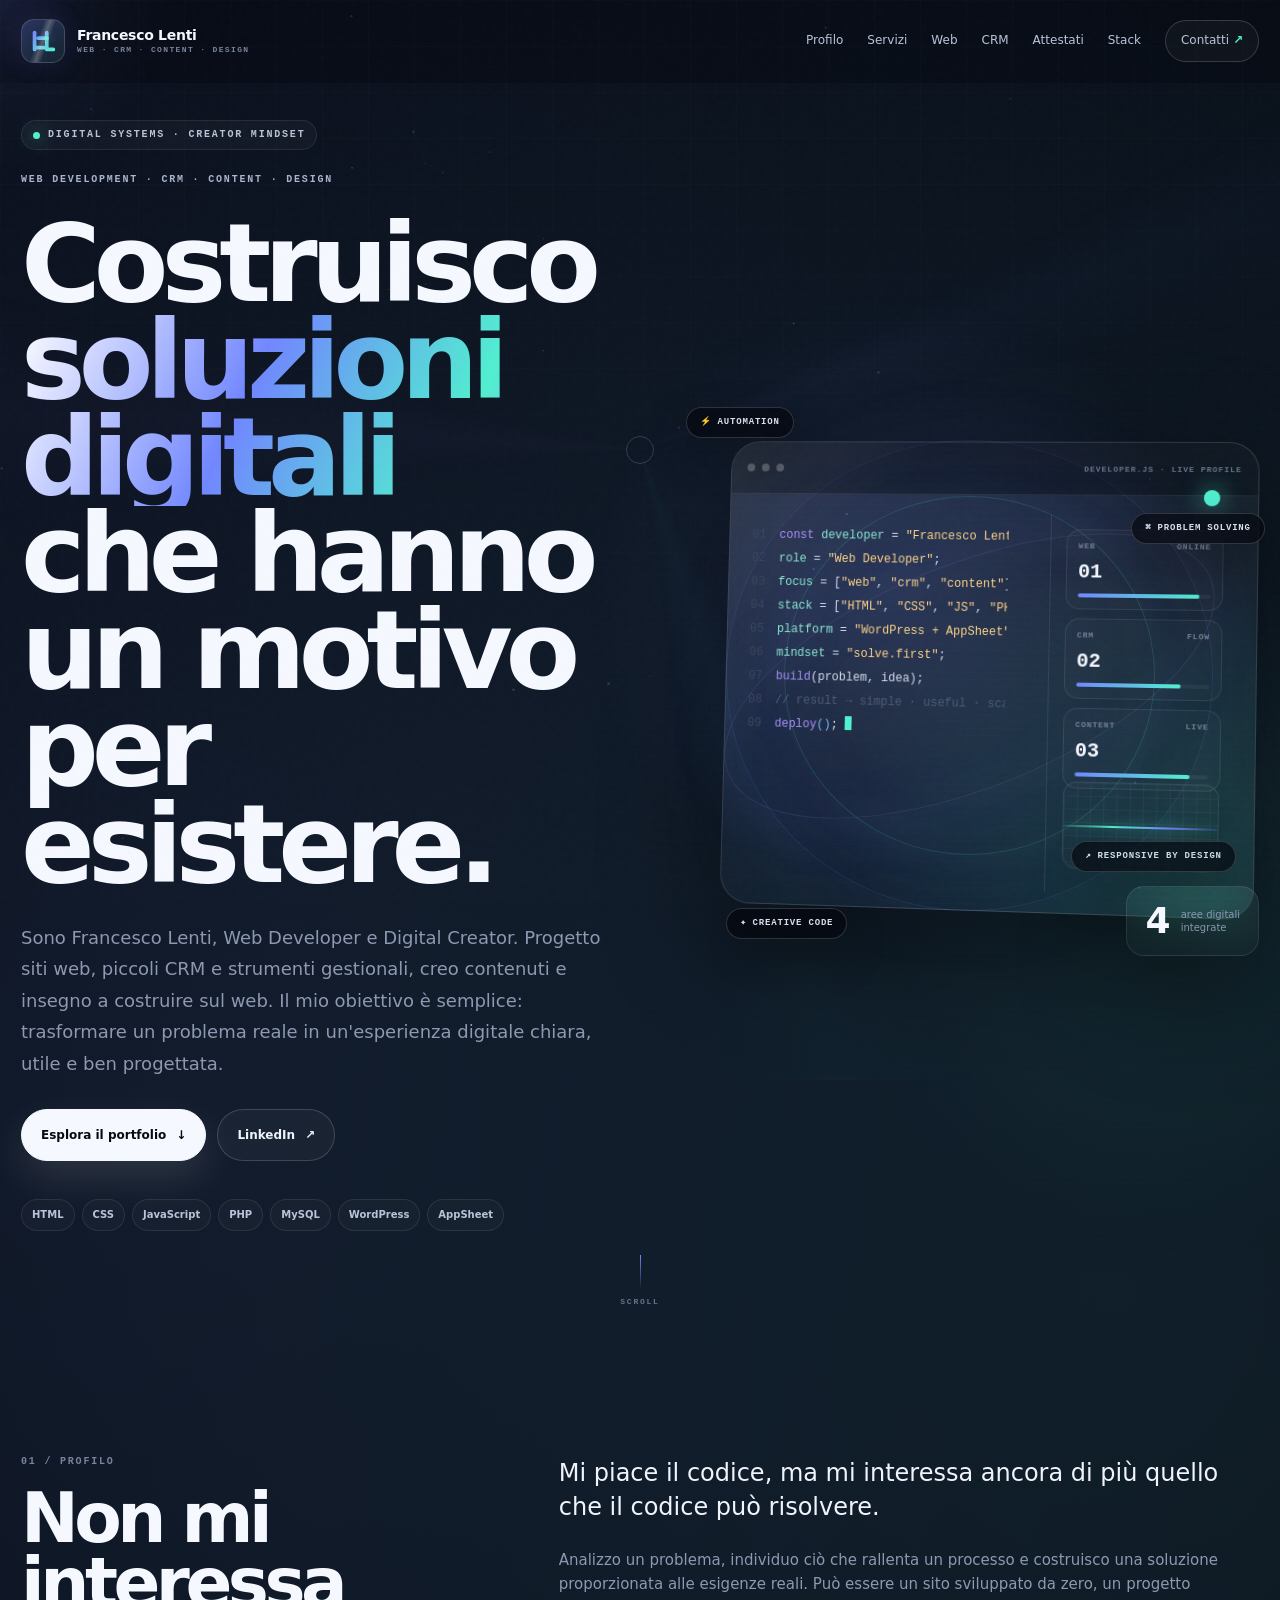
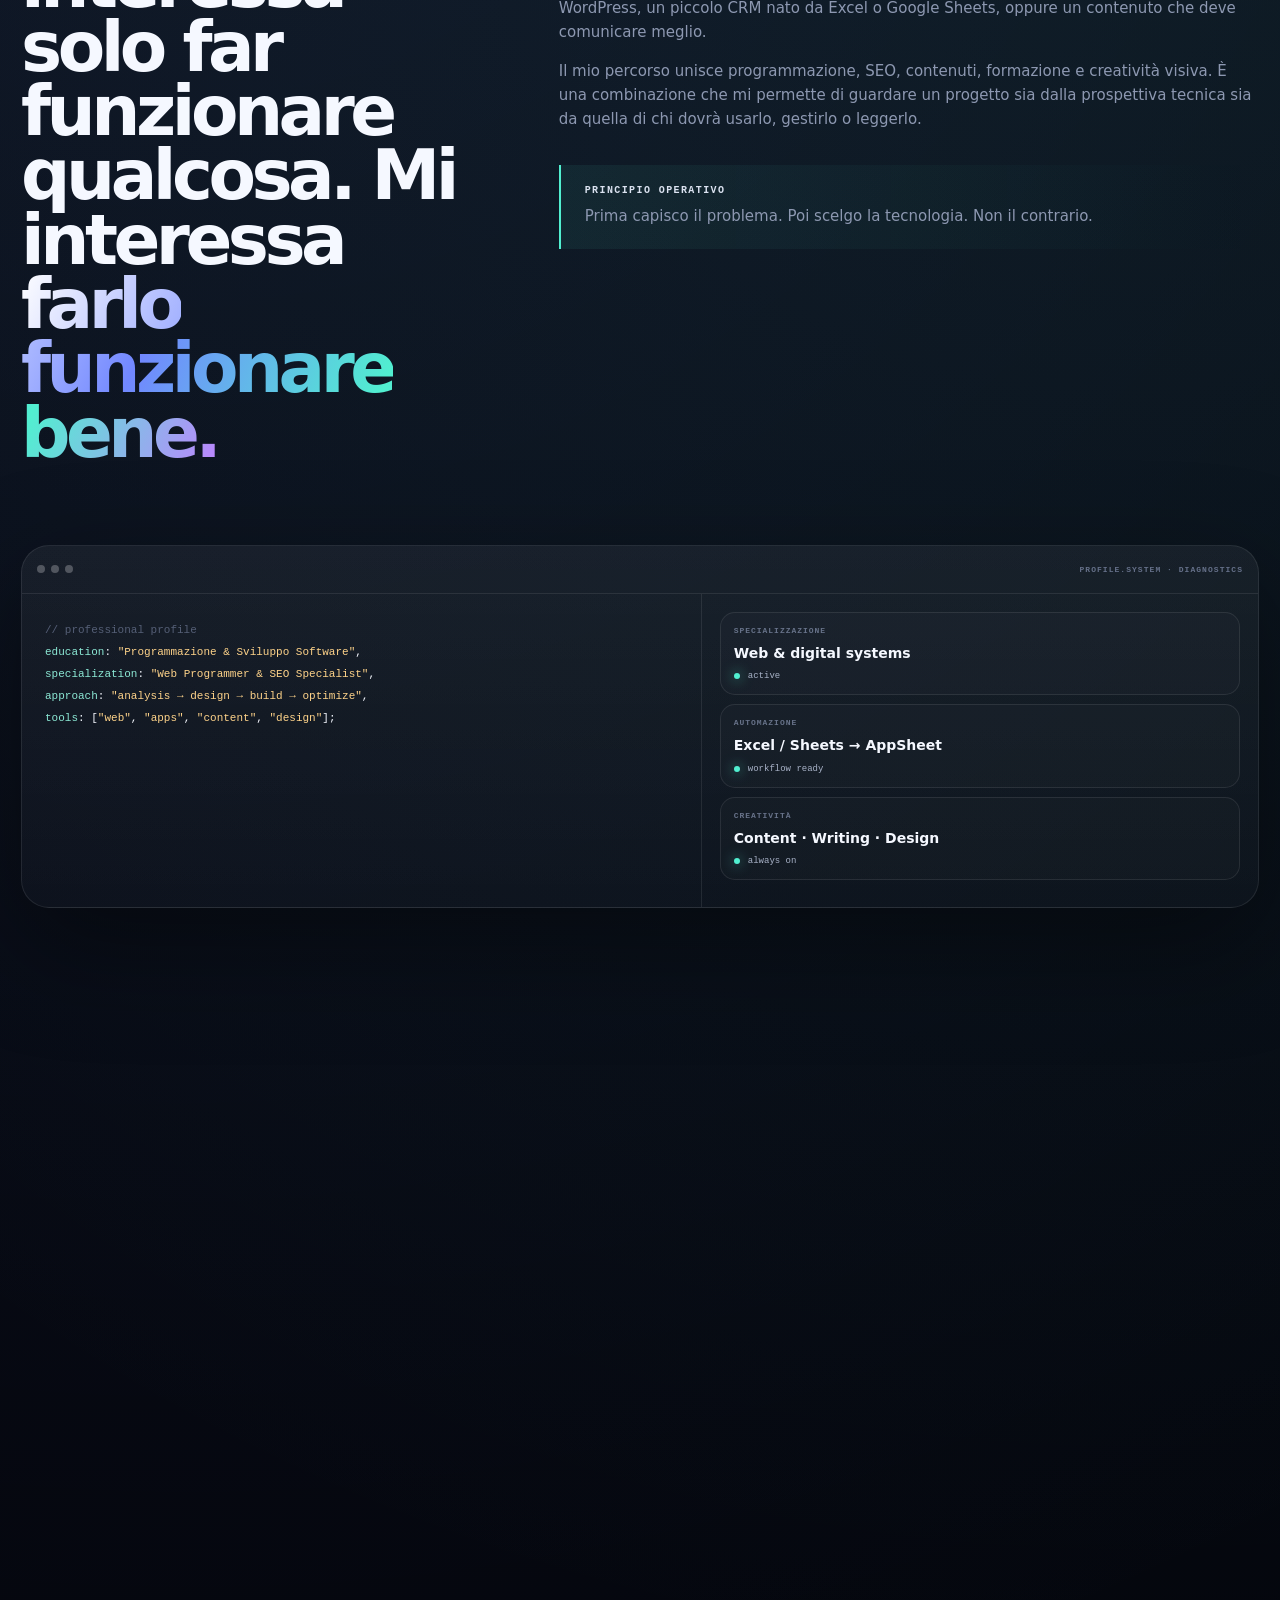
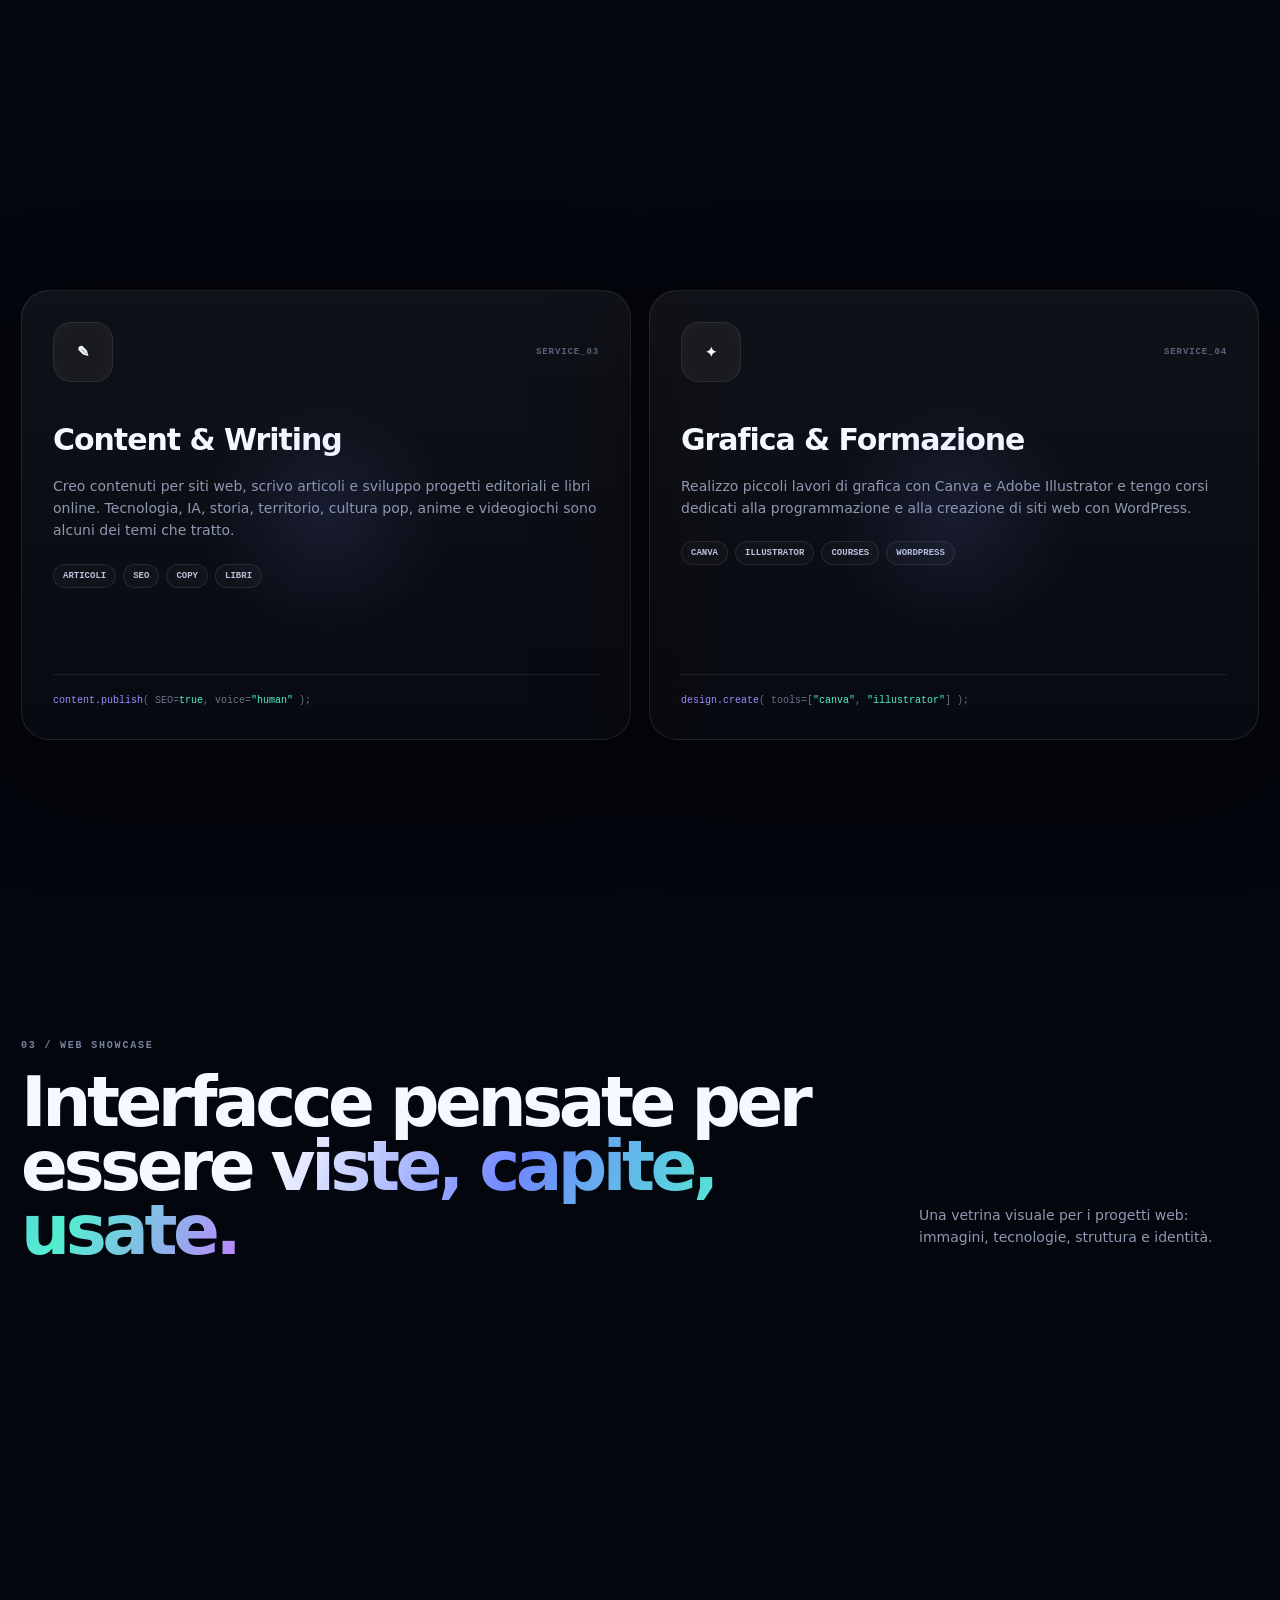
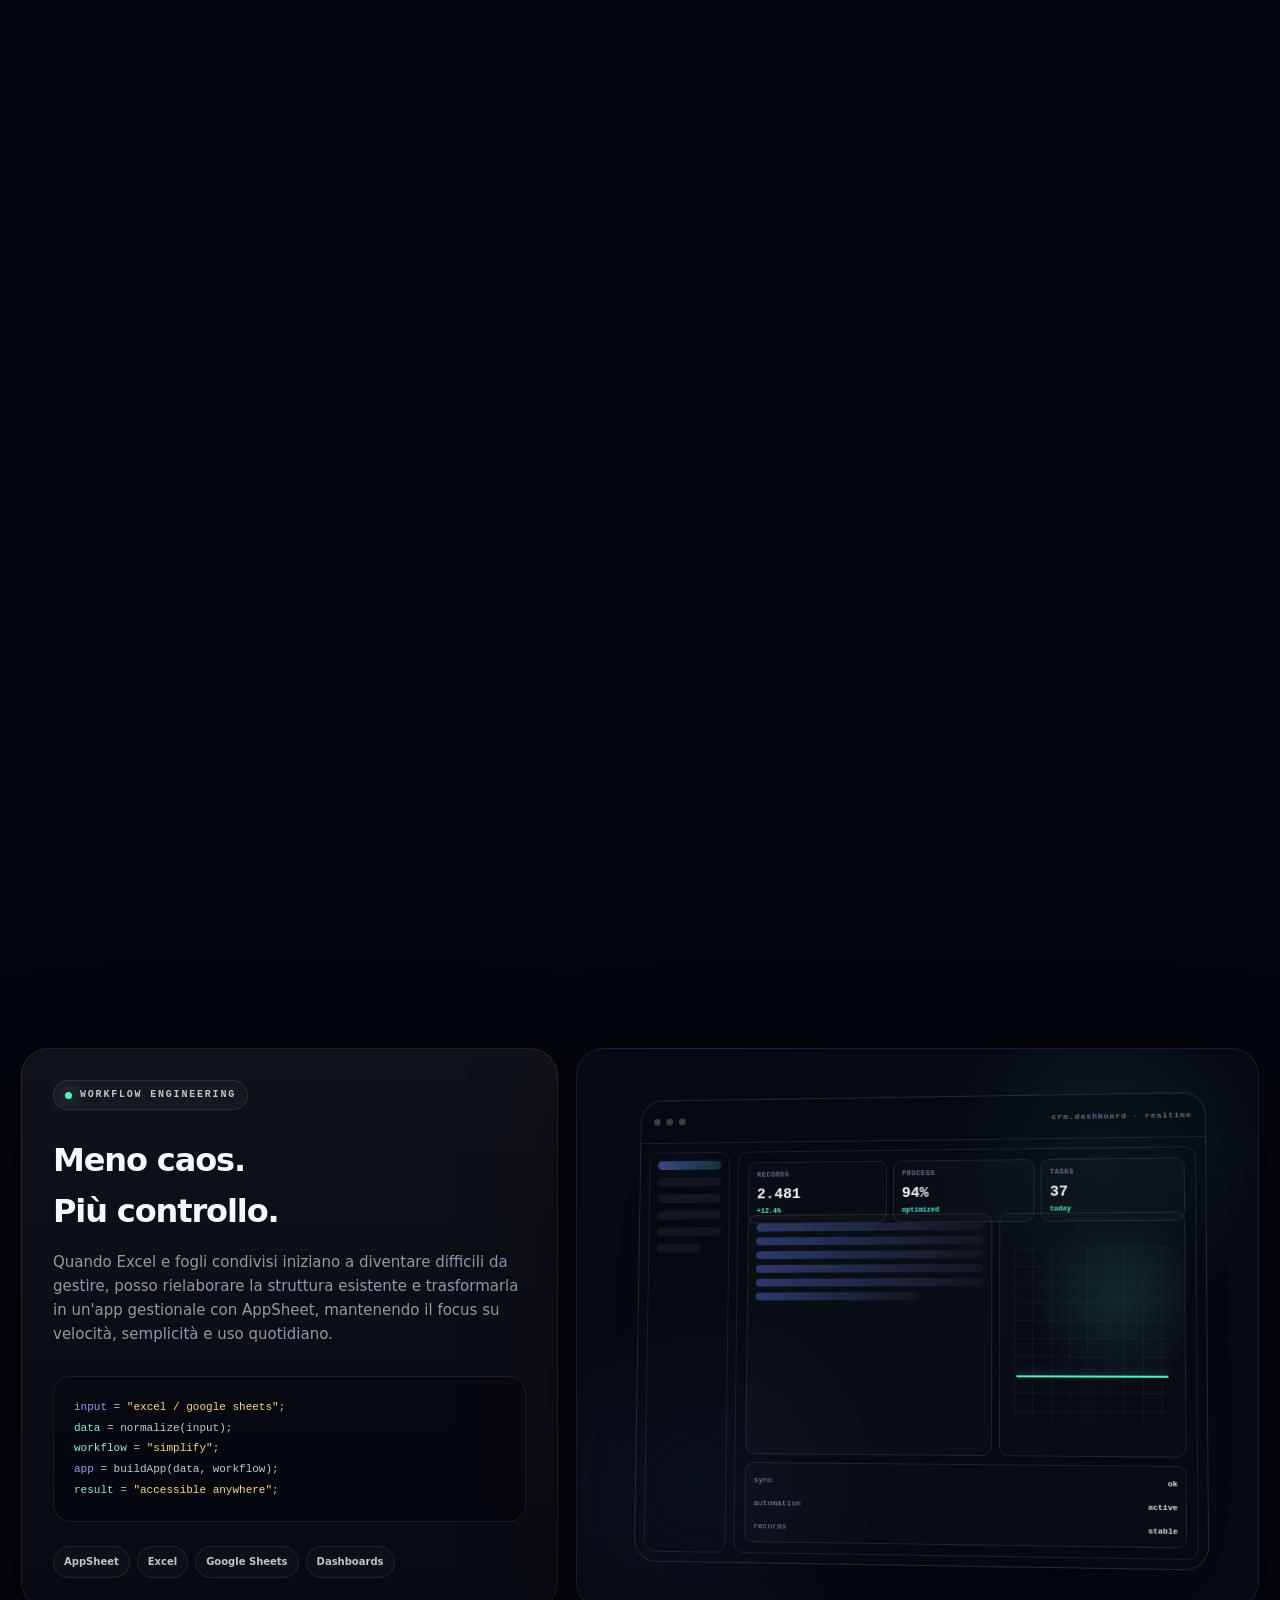
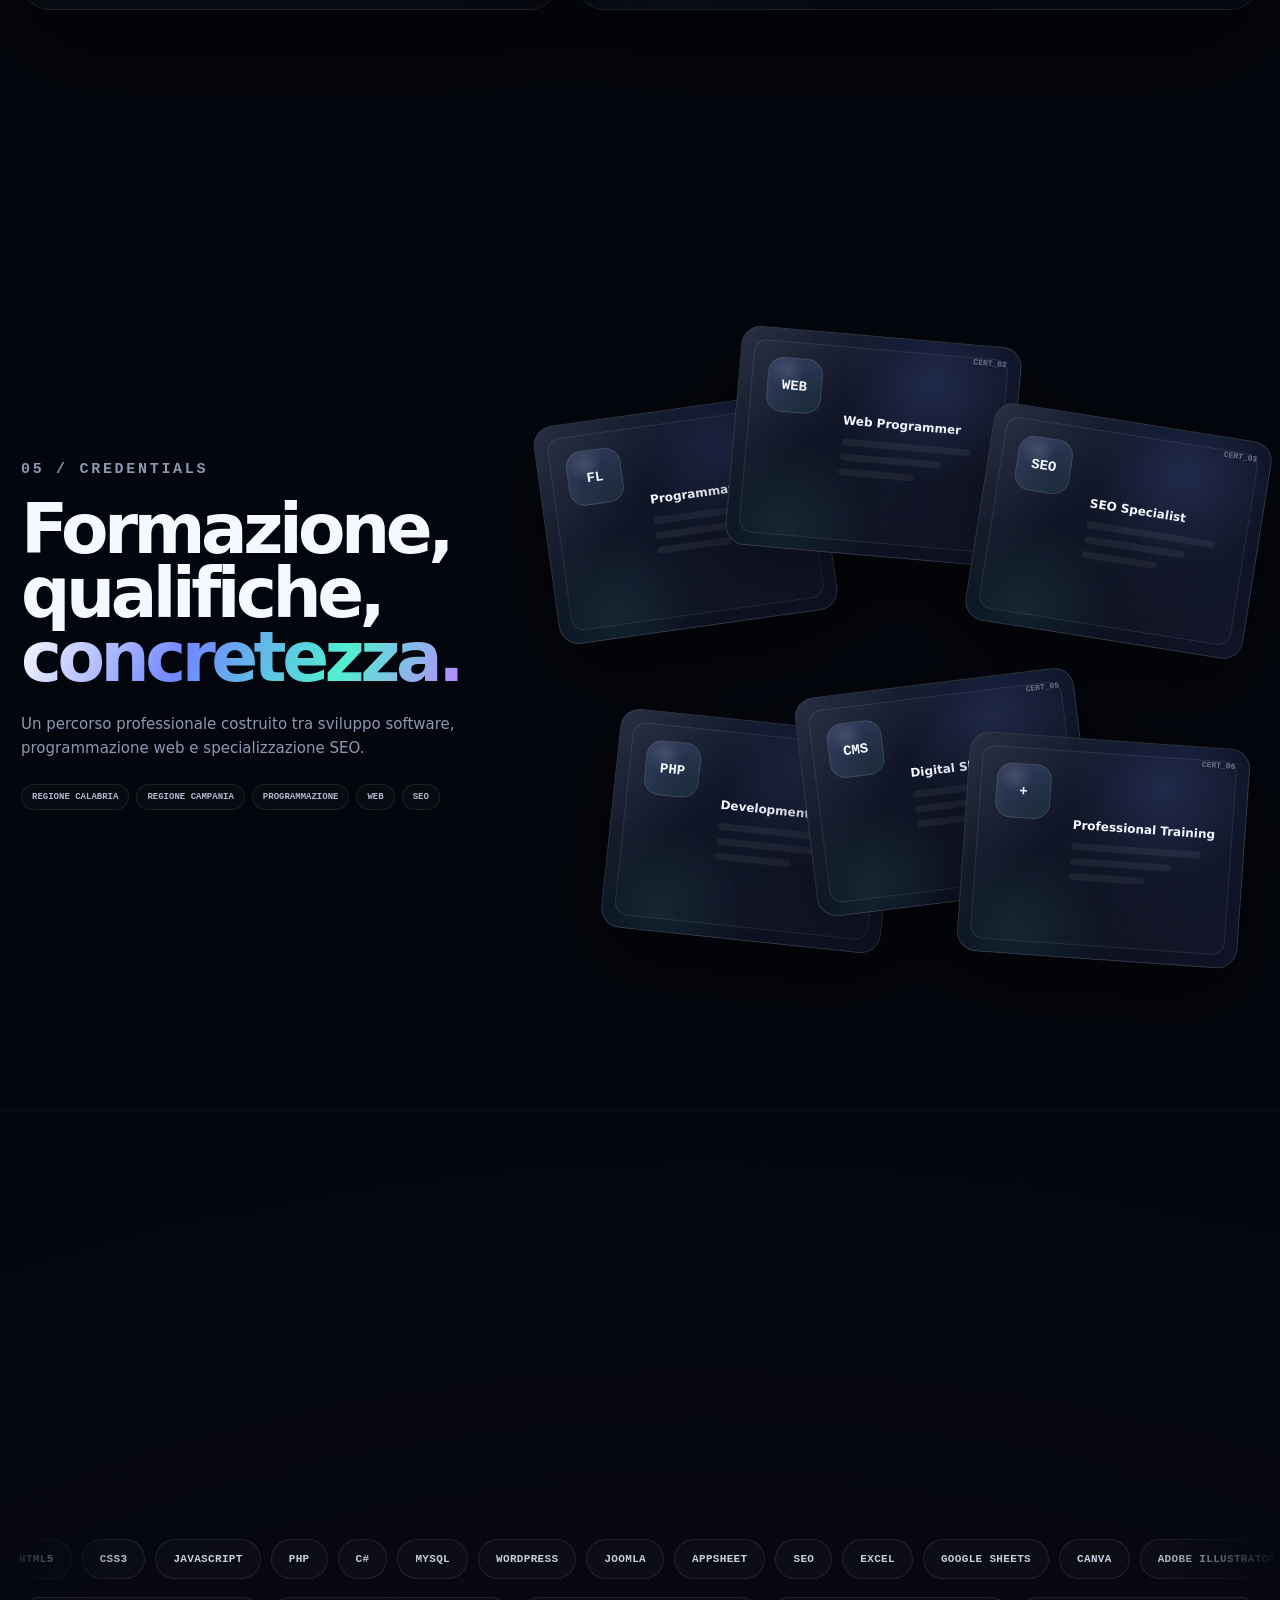
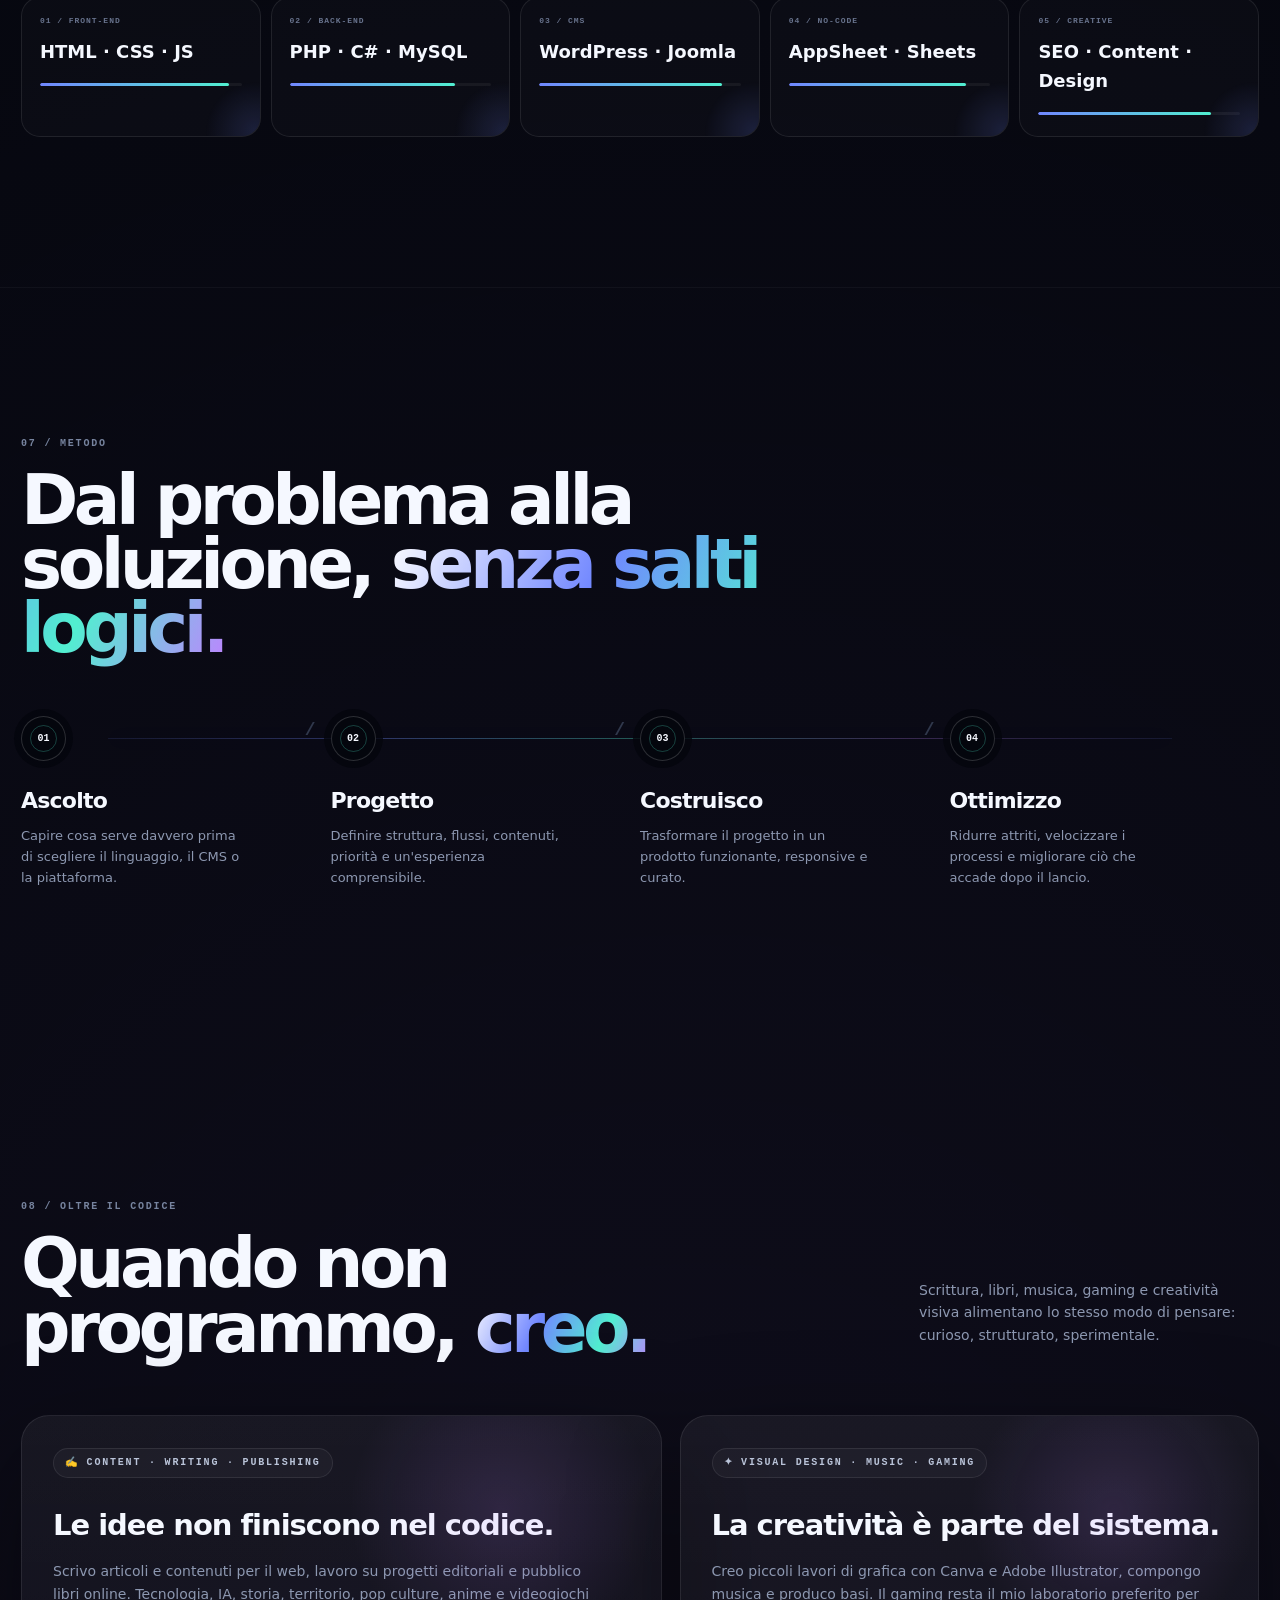
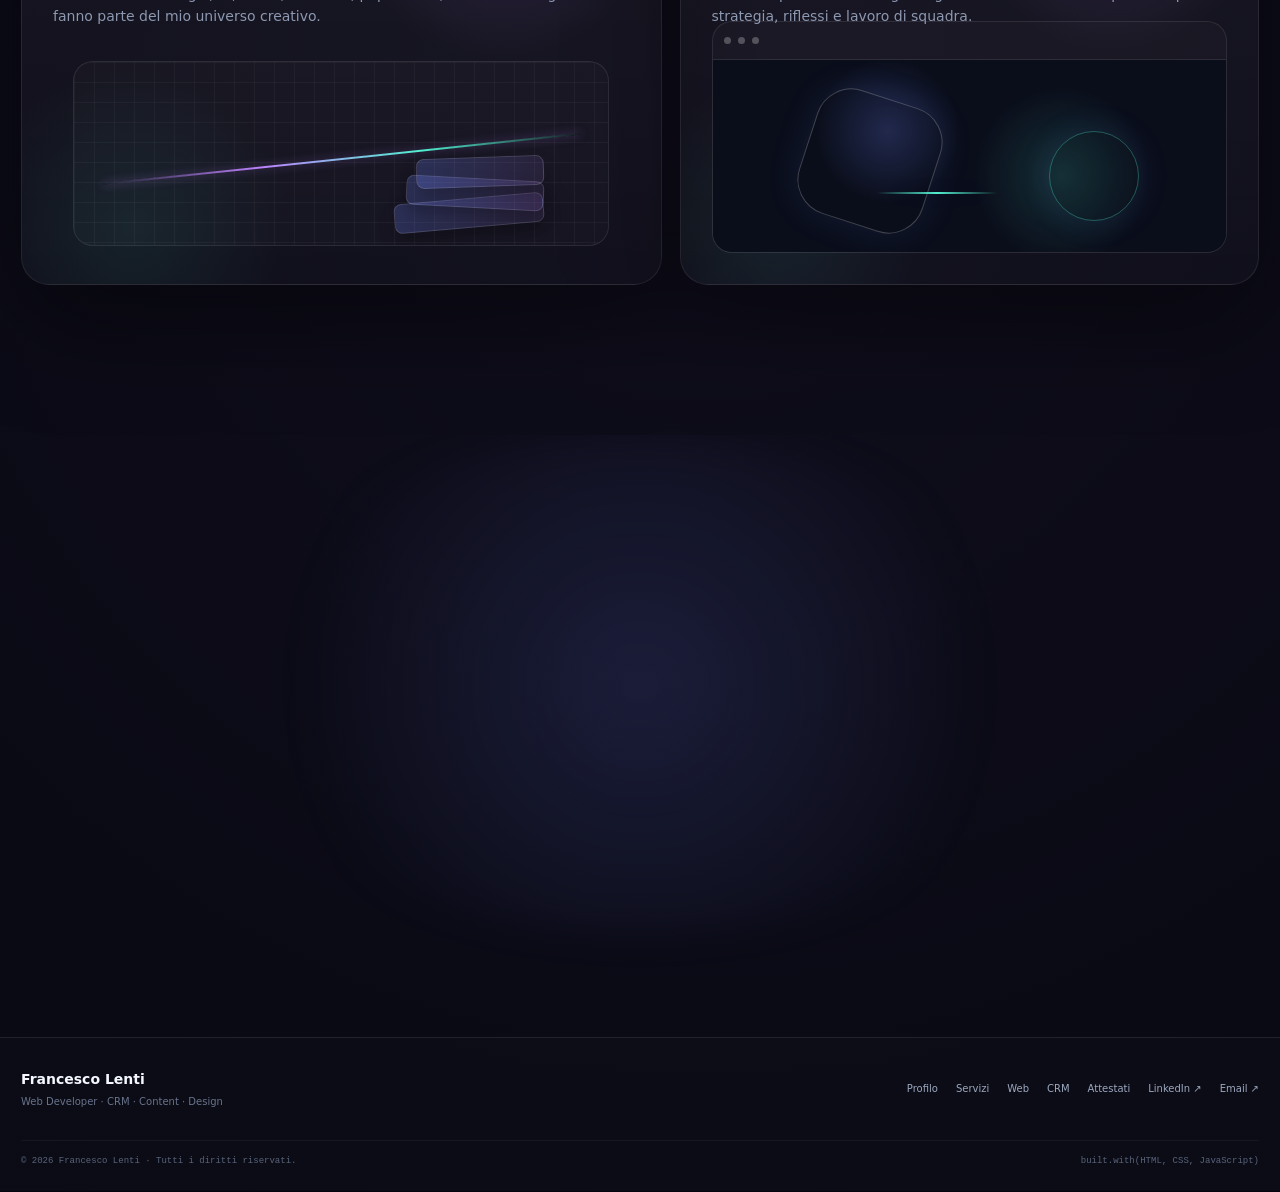
<file: francesco-lenti-portfolio-future-v2.html>
<!DOCTYPE html>
<html lang="it">
<head>
<meta charset="UTF-8">
<meta name="viewport" content="width=device-width, initial-scale=1.0">
<meta name="theme-color" content="#050711">
<meta name="description" content="Francesco Lenti — Web Developer, CRM & AppSheet, Content Creator, formazione e design.">
<meta name="author" content="Francesco Lenti">
<meta name="robots" content="index, follow">
<meta property="og:type" content="website">
<meta property="og:title" content="Francesco Lenti | Web Developer · CRM · Content · Design">
<meta property="og:description" content="Sviluppo web, CRM con AppSheet, contenuti digitali, formazione e creatività.">
<meta property="og:locale" content="it_IT">
<title>Francesco Lenti | Web Developer · CRM · Content · Design</title>

<style>
/* ================================================================
   FRANCESCO LENTI — PORTFOLIO / FUTURE SYSTEM
   FILE UNICO: HTML + CSS + JavaScript
   ================================================================ */
:root{
  --bg:#04060d;
  --bg2:#070b15;
  --panel:rgba(10,15,28,.72);
  --panel2:rgba(15,21,39,.82);
  --line:rgba(255,255,255,.085);
  --line2:rgba(255,255,255,.16);
  --text:#f5f8ff;
  --muted:#8d98b1;
  --muted2:#bac4d9;
  --cyan:#51efd0;
  --blue:#7187ff;
  --violet:#be83ff;
  --sky:#57adff;
  --pink:#ff72b6;
  --max:1240px;
  --r:28px;
  --ease:cubic-bezier(.18,.74,.21,1);
  --shadow:0 36px 110px rgba(0,0,0,.42);
}
*{box-sizing:border-box}
html{scroll-behavior:smooth}
body{margin:0;background:radial-gradient(circle at 15% 10%,rgba(113,135,255,.10),transparent 24%),radial-gradient(circle at 88% 12%,rgba(81,239,208,.08),transparent 21%),radial-gradient(circle at 55% 90%,rgba(190,131,255,.06),transparent 24%),var(--bg);color:var(--text);font-family:Inter,ui-sans-serif,system-ui,-apple-system,BlinkMacSystemFont,"Segoe UI",sans-serif;line-height:1.6;overflow-x:hidden}
body::before{content:"";position:fixed;inset:0;pointer-events:none;z-index:-5;background-image:linear-gradient(rgba(255,255,255,.018) 1px,transparent 1px),linear-gradient(90deg,rgba(255,255,255,.018) 1px,transparent 1px);background-size:46px 46px;mask-image:linear-gradient(to bottom,#000,rgba(0,0,0,.42),transparent 96%)}
body::after{content:"";position:fixed;inset:-20%;pointer-events:none;z-index:-6;background:conic-gradient(from 0deg at 50% 50%,transparent 0 17%,rgba(113,135,255,.025) 19%,transparent 22% 42%,rgba(81,239,208,.025) 45%,transparent 48% 73%,rgba(190,131,255,.022) 76%,transparent 79%);animation:slow-spin 34s linear infinite}
::selection{background:rgba(113,135,255,.38);color:#fff}
a{color:inherit;text-decoration:none}
button{font:inherit}
.container{width:min(calc(100% - 42px),var(--max));margin-inline:auto}
.section{position:relative;padding:150px 0}
.section-tight{padding:95px 0}
.site-shell{position:relative;isolation:isolate}

/* ---- atmospheric FX ---- */
#fxCanvas{position:fixed;inset:0;width:100%;height:100%;z-index:-4;pointer-events:none;opacity:.68}
.noise{position:fixed;inset:0;z-index:10000;pointer-events:none;opacity:.028;background-image:url("data:image/svg+xml,%3Csvg viewBox='0 0 180 180' xmlns='http://www.w3.org/2000/svg'%3E%3Cfilter id='n'%3E%3CfeTurbulence type='fractalNoise' baseFrequency='.88' numOctaves='2' stitchTiles='stitch'/%3E%3C/filter%3E%3Crect width='100%25' height='100%25' filter='url(%23n)' opacity='.55'/%3E%3C/svg%3E")}
.cursor-glow{position:fixed;left:0;top:0;width:360px;height:360px;transform:translate(-50%,-50%);border-radius:50%;pointer-events:none;z-index:20;background:radial-gradient(circle,rgba(113,135,255,.14),rgba(113,135,255,.045) 30%,transparent 68%);filter:blur(9px);mix-blend-mode:screen}
.cursor-ring{position:fixed;left:0;top:0;width:28px;height:28px;border:1px solid rgba(255,255,255,.23);border-radius:50%;transform:translate(-50%,-50%);pointer-events:none;z-index:10001;opacity:.72;transition:width .25s ease,height .25s ease,border-color .25s ease,opacity .25s ease}
body.cursor-active .cursor-ring{width:58px;height:58px;border-color:rgba(81,239,208,.58);opacity:.95}
.scroll-progress{position:fixed;top:0;left:0;width:100%;height:2px;transform:scaleX(0);transform-origin:left;background:linear-gradient(90deg,var(--blue),var(--cyan),var(--violet),var(--pink));z-index:11000;box-shadow:0 0 20px rgba(113,135,255,.75)}
.scanlines{position:absolute;inset:0;pointer-events:none;opacity:.065;background:repeating-linear-gradient(to bottom,rgba(255,255,255,.05) 0,rgba(255,255,255,.05) 1px,transparent 1px,transparent 7px);mix-blend-mode:screen;animation:scan 9s linear infinite}

/* ---- preloader ---- */
.preloader{position:fixed;inset:0;z-index:12000;background:#03050b;display:grid;place-items:center;transition:opacity .7s ease,visibility .7s ease}
.preloader.is-hidden{opacity:0;visibility:hidden;pointer-events:none}
.boot{width:min(700px,calc(100% - 42px));border:1px solid var(--line2);background:rgba(6,9,18,.86);box-shadow:0 50px 140px rgba(0,0,0,.55);border-radius:24px;overflow:hidden}
.boot-top{height:44px;display:flex;align-items:center;gap:6px;padding:0 14px;border-bottom:1px solid var(--line)}
.boot-dot{width:7px;height:7px;border-radius:50%;background:rgba(255,255,255,.28)}
.boot-top small{margin-left:auto;color:#69748d;font:800 9px monospace;letter-spacing:.14em;text-transform:uppercase}
.boot-body{padding:24px;font:12px/1.85 "SFMono-Regular",Consolas,monospace;color:#cfd8eb}
.boot-line{display:block}
.boot-line .g{color:var(--cyan)}.boot-line .v{color:#ffd78d}.boot-line .p{color:var(--violet)}
.boot-progress{height:3px;background:rgba(255,255,255,.05);margin-top:18px;overflow:hidden}
.boot-progress i{display:block;width:0;height:100%;background:linear-gradient(90deg,var(--blue),var(--cyan));animation:boot-progress 1.8s var(--ease) forwards}

/* ---- header ---- */
.site-header{position:fixed;top:0;left:0;right:0;z-index:9000;background:rgba(4,6,13,.30);backdrop-filter:blur(18px) saturate(150%);border-bottom:1px solid transparent;transition:.35s var(--ease)}
.site-header.scrolled{background:rgba(4,6,13,.83);border-color:var(--line);box-shadow:0 15px 60px rgba(0,0,0,.22)}
.nav{min-height:82px;display:flex;align-items:center;justify-content:space-between;gap:24px}
.brand{display:inline-flex;align-items:center;gap:12px}
.brand-logo{position:relative;width:44px;height:44px;display:grid;place-items:center;border:1px solid rgba(255,255,255,.16);border-radius:13px;background:linear-gradient(145deg,rgba(113,135,255,.22),rgba(81,239,208,.08));overflow:hidden;box-shadow:0 0 28px rgba(113,135,255,.12),inset 0 0 25px rgba(255,255,255,.035)}
.brand-logo svg{width:30px;height:30px;overflow:visible}
.brand-logo .stroke{fill:none;stroke:url(#logoGrad);stroke-width:4;stroke-linecap:round;stroke-linejoin:round}
.brand-logo .node{fill:var(--cyan);filter:drop-shadow(0 0 5px rgba(81,239,208,.85))}
.brand-logo::after{content:"";position:absolute;inset:-40%;background:linear-gradient(110deg,transparent 44%,rgba(255,255,255,.24) 50%,transparent 56%);animation:logo-sweep 4.7s linear infinite}
.brand-copy strong{display:block;font-size:14px;line-height:1.1;letter-spacing:-.02em}.brand-copy small{display:block;margin-top:3px;color:#78839c;font:700 8px/1 monospace;letter-spacing:.17em;text-transform:uppercase}
.nav-links{display:flex;align-items:center;gap:24px;color:var(--muted2);font-size:12px}
.nav-links a{position:relative;padding:7px 0;transition:color .2s ease}.nav-links a::after{content:"";position:absolute;left:0;right:100%;bottom:0;height:1px;background:linear-gradient(90deg,var(--blue),var(--cyan));transition:right .28s var(--ease)}.nav-links a:hover{color:#fff}.nav-links a:hover::after{right:0}
.nav-cta{padding:10px 15px!important;border:1px solid var(--line2);border-radius:999px;background:rgba(255,255,255,.035)}.nav-cta::after{display:none}.nav-cta b{color:var(--cyan)}
.menu-toggle{display:none;width:44px;height:44px;border-radius:13px;border:1px solid var(--line);background:rgba(255,255,255,.025);color:#fff}.menu-toggle span{display:block;width:20px;height:2px;margin:4px auto;border-radius:4px;background:currentColor;transition:.25s ease}

/* ---- shared typography / glass ---- */
.mono{font-family:"SFMono-Regular",Consolas,"Liberation Mono",monospace}
.section-label,.hero-kicker,.mono-label,.eyebrow{font:800 10px/1.2 "SFMono-Regular",Consolas,monospace;letter-spacing:.18em;text-transform:uppercase}
.section-label{color:#77849f;margin:0 0 18px}.eyebrow{display:inline-flex;align-items:center;gap:8px;color:var(--muted2);padding:8px 11px;border-radius:999px;border:1px solid var(--line);background:rgba(255,255,255,.03)}
.pulse-dot{width:7px;height:7px;border-radius:50%;background:var(--cyan);box-shadow:0 0 18px rgba(81,239,208,.9);animation:pulse 1.8s ease-in-out infinite}
h1,h2,h3,p{margin-top:0}h1,h2{letter-spacing:-.065em}h1{font-size:clamp(4rem,8.5vw,8.8rem);line-height:.89;max-width:1000px;margin:30px 0 28px}h2{font-size:clamp(2.9rem,5.4vw,6rem);line-height:.93;margin-bottom:22px}h3{letter-spacing:-.035em}
.gradient-text{background:linear-gradient(115deg,#fff 0%,var(--blue) 38%,var(--cyan) 72%,var(--violet) 100%);-webkit-background-clip:text;background-clip:text;color:transparent}
.glitch{position:relative;display:inline-block}.glitch::before,.glitch::after{content:attr(data-text);position:absolute;inset:0;pointer-events:none;opacity:0}.glitch::before{color:var(--cyan);transform:translate(2px,0)}.glitch::after{color:var(--pink);transform:translate(-2px,0)}.glitch:hover::before,.glitch:hover::after{opacity:.55;animation:glitch .55s steps(2,end) infinite}
.glass{background:linear-gradient(180deg,rgba(255,255,255,.05),rgba(255,255,255,.018));border:1px solid var(--line);backdrop-filter:blur(20px) saturate(125%);box-shadow:var(--shadow)}
.btn{position:relative;display:inline-flex;align-items:center;justify-content:center;gap:10px;min-height:52px;padding:0 19px;border-radius:999px;border:1px solid var(--line2);font-size:12px;font-weight:850;overflow:hidden;transition:transform .28s var(--ease),border-color .25s ease,background .25s ease,box-shadow .25s ease}.btn::before{content:"";position:absolute;inset:0;transform:translateX(-120%);background:linear-gradient(90deg,transparent,rgba(255,255,255,.25),transparent);transition:transform .65s ease}.btn:hover::before{transform:translateX(120%)}.btn:hover{transform:translateY(-3px)}.btn-primary{color:#070a12;background:#f6f8ff;border-color:#f6f8ff;box-shadow:0 16px 40px rgba(255,255,255,.12)}.btn-secondary{color:#eff3fb;background:rgba(255,255,255,.035)}.btn-secondary:hover{border-color:rgba(81,239,208,.34);background:rgba(255,255,255,.06)}

/* ---- reveal ---- */
.reveal{opacity:0;transform:translateY(34px);transition:opacity .9s var(--ease),transform .9s var(--ease)}.reveal.is-visible{opacity:1;transform:none}.d1{transition-delay:.08s}.d2{transition-delay:.16s}.d3{transition-delay:.24s}.d4{transition-delay:.32s}

/* ---- hero ---- */
.hero{min-height:100vh;display:flex;align-items:center;position:relative;overflow:hidden;padding:120px 0 100px}
.hero::before{content:"";position:absolute;inset:0;background:radial-gradient(circle at 70% 45%,rgba(113,135,255,.10),transparent 27%),radial-gradient(circle at 92% 68%,rgba(81,239,208,.065),transparent 24%);pointer-events:none}
.hero-inner{position:relative;z-index:4;display:grid;grid-template-columns:1.02fr .98fr;align-items:center;gap:56px}
.hero-kicker{color:#aab5cc;margin:24px 0 14px}.hero-description{max-width:780px;color:var(--muted);font-size:18px;line-height:1.75}.hero-actions{display:flex;flex-wrap:wrap;gap:11px;margin-top:30px}.hero-tech{display:flex;flex-wrap:wrap;gap:7px;margin-top:38px}.chip{display:inline-flex;align-items:center;gap:8px;padding:7px 10px;border-radius:999px;border:1px solid var(--line);background:rgba(255,255,255,.025);color:var(--muted2);font-size:10px;font-weight:750}
.hero-visual{position:relative;min-height:610px;display:grid;place-items:center}.hero-orbit{position:relative;width:min(100%,640px);height:560px}
.hero-orbit .halo{position:absolute;border-radius:50%;inset:8%;border:1px solid rgba(113,135,255,.13);box-shadow:inset 0 0 90px rgba(113,135,255,.025),0 0 90px rgba(113,135,255,.05);animation:spin 30s linear infinite}.halo.h2{inset:18%;border-color:rgba(81,239,208,.15);animation:spin-rev 18s linear infinite}.halo.h3{left:5%;right:5%;top:30%;bottom:30%;transform:rotate(-22deg);border-color:rgba(190,131,255,.12);animation:orbit 11s ease-in-out infinite alternate}
.hero-core{position:absolute;left:7%;right:1%;top:8%;bottom:8%;border-radius:30px;overflow:hidden;transform:perspective(1300px) rotateY(-5deg) rotateX(2deg) rotateZ(1deg);background:linear-gradient(180deg,rgba(255,255,255,.055),rgba(255,255,255,.017));border:1px solid rgba(255,255,255,.12);box-shadow:0 40px 120px rgba(0,0,0,.46),inset 0 0 70px rgba(113,135,255,.035)}
.hero-core::before{content:"";position:absolute;inset:0;background:linear-gradient(120deg,rgba(255,255,255,.08),transparent 26%,transparent 70%,rgba(81,239,208,.05));pointer-events:none}.window-top{height:53px;display:flex;align-items:center;gap:7px;padding:0 16px;border-bottom:1px solid var(--line);background:rgba(5,8,16,.38)}.window-dot{width:8px;height:8px;border-radius:50%;background:rgba(255,255,255,.25)}.window-top small{margin-left:auto;color:#68738c;font:800 8px monospace;letter-spacing:.12em;text-transform:uppercase}
.code-pane{position:absolute;left:0;right:42%;top:53px;bottom:0;padding:30px 23px;font:12px/2 "SFMono-Regular",Consolas,monospace;color:#d8e0ef}.code-pane .line{display:block;white-space:nowrap;overflow:hidden}.ln{display:inline-block;width:28px;color:#3b465d}.tok-key{color:#8cead5}.tok-str{color:#ffd58a}.tok-fn{color:#a991ff}.tok-tag{color:#77baff}.tok-num{color:#79d8ff}.tok-dim{color:#505b72}.caret{display:inline-block;width:7px;height:14px;background:var(--cyan);vertical-align:-2px;animation:blink 1s steps(1,end) infinite}
.code-side{position:absolute;right:18px;top:72px;bottom:20px;width:35%;border-left:1px solid var(--line);padding:15px}.side-grid{display:grid;gap:9px}.mini-panel{min-height:76px;border:1px solid var(--line);border-radius:14px;background:rgba(255,255,255,.018);padding:11px;position:relative;overflow:hidden}.mini-panel::after{content:"";position:absolute;inset:0;background:linear-gradient(120deg,transparent 25%,rgba(255,255,255,.06),transparent 55%);transform:translateX(-100%);animation:shimmer 4.8s ease-in-out infinite}.mini-title{display:flex;align-items:center;justify-content:space-between;color:#75819a;font:800 8px monospace;letter-spacing:.10em;text-transform:uppercase}.mini-value{font:900 20px/1 monospace;margin-top:12px}.mini-bar{height:4px;background:rgba(255,255,255,.05);border-radius:99px;margin-top:11px;overflow:hidden}.mini-bar i{display:block;height:100%;border-radius:99px;background:linear-gradient(90deg,var(--blue),var(--cyan));animation:bar-pulse 2.4s ease-in-out infinite}.signal{position:absolute;left:16px;right:16px;bottom:24px;height:86px;border:1px solid var(--line);border-radius:14px;overflow:hidden;background:rgba(255,255,255,.015)}.signal::before{content:"";position:absolute;inset:0;background-image:linear-gradient(rgba(255,255,255,.035) 1px,transparent 1px),linear-gradient(90deg,rgba(255,255,255,.035) 1px,transparent 1px);background-size:13px 13px}.signal::after{content:"";position:absolute;left:-5%;width:110%;height:2px;top:50%;background:linear-gradient(90deg,transparent,var(--cyan),var(--blue),transparent);filter:drop-shadow(0 0 7px rgba(81,239,208,.75));animation:wave 3.8s ease-in-out infinite}.orbital-node{position:absolute;width:16px;height:16px;border-radius:50%;right:7%;top:10%;background:var(--cyan);box-shadow:0 0 25px rgba(81,239,208,.8),0 0 65px rgba(81,239,208,.22);animation:node-float 4.5s ease-in-out infinite}
.hero-badge{position:absolute;padding:10px 13px;border:1px solid var(--line2);border-radius:999px;background:rgba(6,9,17,.76);backdrop-filter:blur(12px);box-shadow:0 18px 45px rgba(0,0,0,.24);color:#d9e0ef;font:800 9px/1 monospace;letter-spacing:.09em;text-transform:uppercase;animation:float 5.6s ease-in-out infinite}.b1{top:2%;left:1%}.b2{top:21%;right:-1%;animation-delay:1.1s}.b3{bottom:3%;left:8%;animation-delay:2.2s}.b4{bottom:15%;right:4%;animation-delay:3.1s}
.hero-metric{position:absolute;right:0;bottom:0;padding:16px 18px;border-radius:18px;display:flex;align-items:center;gap:12px}.metric-num{font-size:36px;font-weight:900;line-height:1;letter-spacing:-.05em}.metric-text{color:var(--muted);font-size:10px;line-height:1.3}.hero-scroll{position:absolute;left:0;right:0;bottom:25px;display:flex;justify-content:center;z-index:5}.hero-scroll a{display:flex;flex-direction:column;align-items:center;gap:8px;color:#68738c;font:800 8px/1 monospace;letter-spacing:.22em}.hero-scroll i{display:block;width:1px;height:35px;background:linear-gradient(var(--blue),transparent);animation:scroll-pulse 1.8s ease-in-out infinite}

/* ---- profile ---- */
.profile{padding-top:125px}.profile-grid{display:grid;grid-template-columns:.78fr 1.22fr;gap:90px;align-items:start}.profile-title{max-width:650px}.profile-copy{max-width:800px}.profile-copy .lead{font-size:24px;line-height:1.42;color:#eff3fb}.profile-copy p:not(.lead){color:var(--muted);font-size:15px}.profile-callout{margin-top:34px;padding:21px 24px;border-left:2px solid var(--cyan);background:linear-gradient(90deg,rgba(81,239,208,.07),transparent)}.profile-callout strong{display:block;font:800 10px/1 monospace;letter-spacing:.14em;text-transform:uppercase;color:#dce3f1;margin-bottom:8px}.profile-callout p{margin:0;color:#b8c3d9;font-size:14px}
.system-card{position:relative;border-radius:28px;padding:0;overflow:hidden}.system-top{height:48px;display:flex;align-items:center;gap:6px;padding:0 15px;border-bottom:1px solid var(--line)}.system-top b{margin-left:auto;color:#66718a;font:800 8px monospace;letter-spacing:.13em;text-transform:uppercase}.system-body{display:grid;grid-template-columns:1.1fr .9fr}.system-code{padding:25px 23px;border-right:1px solid var(--line);font:11px/2 "SFMono-Regular",Consolas,monospace}.system-code .key{color:#8ce9d5}.system-code .str{color:#ffd48a}.system-code .fn{color:#a58eff}.system-code .comment{color:#555f76}.system-side{padding:18px}.status-box{border:1px solid var(--line);border-radius:15px;padding:13px;margin-bottom:9px;background:rgba(255,255,255,.018)}.status-box small{display:block;color:#68738a;font:800 8px monospace;letter-spacing:.12em;text-transform:uppercase}.status-box strong{display:block;margin-top:7px;font-size:14px}.status-line{display:flex;align-items:center;gap:8px;margin-top:7px;color:#a9b3c8;font:9px monospace}.status-line .live{width:6px;height:6px;background:var(--cyan);border-radius:50%;box-shadow:0 0 13px rgba(81,239,208,.8)}

/* ---- services ---- */
.services{overflow:hidden}.section-head{display:flex;justify-content:space-between;gap:60px;align-items:end;margin-bottom:55px}.section-head h2{max-width:800px;margin-bottom:0}.section-note{max-width:340px;color:var(--muted);font-size:14px}.service-grid{display:grid;grid-template-columns:repeat(2,1fr);gap:18px}.service-card{min-height:450px;border-radius:var(--r);padding:31px;position:relative;overflow:hidden;transform-style:preserve-3d;transition:transform .45s var(--ease),border-color .35s ease,box-shadow .45s var(--ease);--mx:50%;--my:50%}.service-card::before{content:"";position:absolute;inset:0;background:radial-gradient(180px circle at var(--mx) var(--my),rgba(113,135,255,.14),transparent 68%);opacity:.8;pointer-events:none}.service-card::after{content:"";position:absolute;inset:-1px;border-radius:inherit;padding:1px;background:linear-gradient(120deg,rgba(113,135,255,.30),transparent 37%,rgba(81,239,208,.16));-webkit-mask:linear-gradient(#000 0 0) content-box,linear-gradient(#000 0 0);-webkit-mask-composite:xor;mask-composite:exclude;pointer-events:none}.service-card:hover{border-color:rgba(113,135,255,.34);box-shadow:0 35px 100px rgba(0,0,0,.36)}.service-meta{display:flex;justify-content:space-between;align-items:center;margin-bottom:34px}.service-icon{width:60px;height:60px;display:grid;place-items:center;border-radius:18px;border:1px solid var(--line);background:rgba(255,255,255,.04);font:900 18px/1 monospace;box-shadow:inset 0 0 25px rgba(255,255,255,.03)}.service-number{color:#59647d;font:800 9px monospace;letter-spacing:.1em}.service-card h3{font-size:30px;margin-bottom:11px}.service-card p{max-width:560px;color:var(--muted);font-size:14px}.service-tags{display:flex;flex-wrap:wrap;gap:7px;margin-top:22px}.service-tags span{padding:6px 9px;border-radius:999px;border:1px solid var(--line);background:rgba(255,255,255,.026);color:#b8c2d8;font:700 9px monospace}.service-code{position:absolute;left:31px;right:31px;bottom:30px;padding-top:17px;border-top:1px solid var(--line);color:#69748b;font:10px/1.7 monospace}.service-code .fn{color:#9f8cff}.service-code .ok{color:var(--cyan)}

/* ---- web showcase ---- */
.showcase{overflow:hidden}.showcase-grid{display:grid;grid-template-columns:1.18fr .82fr;gap:18px}.showcase-stack{display:grid;gap:18px}.project-card{position:relative;min-height:380px;border-radius:26px;overflow:hidden;background:#060912;border:1px solid var(--line);isolation:isolate;transform-style:preserve-3d;--mx:50%;--my:50%;transition:transform .45s var(--ease),border-color .35s ease,box-shadow .45s var(--ease)}.project-card.large{min-height:590px}.project-card::before{content:"";position:absolute;inset:0;background:radial-gradient(220px circle at var(--mx) var(--my),rgba(113,135,255,.17),transparent 68%);z-index:1;pointer-events:none}.project-card:hover{border-color:rgba(113,135,255,.35);box-shadow:0 34px 110px rgba(0,0,0,.34)}
.project-bg{position:absolute;inset:-5%;background:radial-gradient(circle at 75% 28%,rgba(113,135,255,.24),transparent 23%),radial-gradient(circle at 28% 78%,rgba(81,239,208,.12),transparent 20%),linear-gradient(145deg,#10172c,#050711 72%);transition:transform .9s var(--ease),filter .9s ease}.project-card:hover .project-bg{transform:scale(1.08) rotate(.4deg);filter:saturate(1.18)}
.project-grid{position:absolute;inset:0;background-image:linear-gradient(rgba(255,255,255,.07) 1px,transparent 1px),linear-gradient(90deg,rgba(255,255,255,.07) 1px,transparent 1px);background-size:34px 34px;opacity:.12;mask-image:linear-gradient(to bottom,#000,transparent 78%)}
.project-screenshot{position:absolute;left:7%;right:7%;top:11%;bottom:19%;border-radius:20px;border:1px solid rgba(255,255,255,.15);background:rgba(8,11,22,.52);backdrop-filter:blur(11px);box-shadow:0 35px 80px rgba(0,0,0,.35);overflow:hidden;transform:perspective(1250px) rotateX(4deg) rotateY(-6deg);z-index:0}
.project-screenshot::before{content:"";position:absolute;inset:0;background:linear-gradient(130deg,rgba(255,255,255,.10),transparent 30%,transparent 73%,rgba(113,135,255,.09))}.project-window{height:32px;border-bottom:1px solid var(--line);display:flex;align-items:center;gap:5px;padding:0 10px}.project-window i{width:5px;height:5px;border-radius:50%;background:rgba(255,255,255,.27)}.project-ui{padding:13px;height:calc(100% - 32px);display:grid;grid-template-columns:78px 1fr;gap:8px}.project-sidebar,.project-main{border:1px solid rgba(255,255,255,.07);border-radius:10px;background:rgba(255,255,255,.02)}.project-sidebar{padding:8px;display:grid;align-content:start;gap:7px}.project-sidebar span{height:7px;border-radius:99px;background:linear-gradient(90deg,rgba(113,135,255,.45),rgba(113,135,255,.05))}.project-main{padding:9px;display:grid;grid-template-rows:46px 1fr;gap:8px}.project-kpis{display:grid;grid-template-columns:repeat(3,1fr);gap:6px}.project-kpi{border:1px solid rgba(255,255,255,.07);border-radius:8px;background:rgba(255,255,255,.03)}.project-chart{position:relative;border-radius:8px;background:radial-gradient(circle at 66% 32%,rgba(81,239,208,.08),transparent 44%),rgba(255,255,255,.015);overflow:hidden}.project-chart::after{content:"";position:absolute;left:6%;right:6%;top:29%;height:46%;background:linear-gradient(155deg,transparent 0 8%,rgba(81,239,208,.72) 9% 10%,transparent 11% 24%,rgba(113,135,255,.72) 25% 26%,transparent 27% 46%,rgba(190,131,255,.7) 47% 48%,transparent 49%);filter:drop-shadow(0 0 4px rgba(81,239,208,.35));animation:chart-drift 4.4s ease-in-out infinite}
.project-caption{position:absolute;left:22px;right:22px;bottom:19px;display:flex;justify-content:space-between;align-items:end;gap:18px;z-index:2}.project-caption h3{font-size:19px;margin:8px 0 0}.project-caption p{margin:0;color:#a0abc0;font-size:11px}.project-index{font:800 9px monospace;color:#5f6b84;letter-spacing:.12em}.project-shine{position:absolute;inset:-40% -20%;background:linear-gradient(110deg,transparent 39%,rgba(255,255,255,.07) 46%,transparent 54%);transform:translateX(-35%) rotate(8deg);animation:shine 7s ease-in-out infinite;z-index:3;pointer-events:none}
.project-card.compact .project-screenshot{left:9%;right:9%;top:14%;bottom:22%}.project-card.compact .project-caption h3{font-size:17px}

/* ---- CRM ---- */
.crm-section{padding-top:125px}.crm-grid{display:grid;grid-template-columns:.88fr 1.12fr;gap:18px}.crm-copy,.crm-dashboard{min-height:560px;border-radius:28px;position:relative;overflow:hidden}.crm-copy{padding:31px}.crm-copy p{color:var(--muted);font-size:15px;max-width:590px}.crm-code{margin-top:30px;padding:20px;border:1px solid var(--line);border-radius:18px;background:rgba(2,5,11,.36);font:11px/1.9 monospace;color:#bcc7dc}.crm-code .key{color:#8cead5}.crm-code .str{color:#ffd58a}.crm-code .fn{color:#a991ff}.crm-actions{display:flex;flex-wrap:wrap;gap:7px;margin-top:24px}
.crm-dashboard{background:radial-gradient(circle at 77% 20%,rgba(81,239,208,.10),transparent 24%),radial-gradient(circle at 18% 78%,rgba(113,135,255,.10),transparent 25%),rgba(9,13,25,.55)}.dash-frame{position:absolute;inset:8%;border:1px solid rgba(255,255,255,.12);border-radius:23px;background:rgba(6,10,18,.56);box-shadow:0 40px 110px rgba(0,0,0,.40);overflow:hidden;transform:perspective(1300px) rotateY(-5deg) rotateX(3deg)}.dash-top{height:44px;display:flex;align-items:center;gap:6px;padding:0 13px;border-bottom:1px solid var(--line)}.dash-top i{width:7px;height:7px;border-radius:50%;background:rgba(255,255,255,.22)}.dash-top b{margin-left:auto;color:#66728b;font:800 8px monospace;letter-spacing:.12em}.dash-body{display:grid;grid-template-columns:84px 1fr;gap:8px;height:calc(100% - 44px);padding:9px}.dash-side{border:1px solid var(--line);border-radius:11px;padding:8px;display:grid;align-content:start;gap:8px}.dash-side span{height:9px;border-radius:99px;background:rgba(255,255,255,.05)}.dash-side span.active{background:linear-gradient(90deg,rgba(113,135,255,.48),rgba(81,239,208,.18));box-shadow:0 0 16px rgba(113,135,255,.10)}.dash-main{border:1px solid var(--line);border-radius:11px;padding:10px;display:grid;grid-template-rows:46px 1fr 80px;gap:8px}.dash-kpis{display:grid;grid-template-columns:repeat(3,1fr);gap:6px}.dash-kpi,.dash-table,.dash-chart{border:1px solid var(--line);border-radius:9px;background:rgba(255,255,255,.018)}.dash-kpi{padding:8px}.dash-kpi small{display:block;color:#657089;font:800 7px monospace;letter-spacing:.08em}.dash-kpi strong{display:block;margin-top:9px;font:900 15px/1 monospace}.dash-kpi em{display:block;margin-top:5px;color:var(--cyan);font:800 7px monospace;font-style:normal}.dash-lower{display:grid;grid-template-columns:1.15fr .85fr;gap:7px}.dash-table{padding:8px;display:grid;gap:6px;align-content:start}.dash-row{height:8px;border-radius:99px;background:linear-gradient(90deg,rgba(113,135,255,.35),rgba(255,255,255,.03));animation:row-pulse 3s ease-in-out infinite}.dash-row:nth-child(2){animation-delay:.5s}.dash-row:nth-child(3){animation-delay:1s}.dash-chart{position:relative;overflow:hidden;background:radial-gradient(circle at 64% 36%,rgba(81,239,208,.10),transparent 45%),rgba(255,255,255,.015)}.dash-chart::before{content:"";position:absolute;left:8%;right:8%;top:14%;bottom:14%;background-image:linear-gradient(rgba(255,255,255,.035) 1px,transparent 1px),linear-gradient(90deg,rgba(255,255,255,.035) 1px,transparent 1px);background-size:18px 18px}.dash-chart::after{content:"";position:absolute;left:9%;right:9%;top:45%;height:22%;border-bottom:2px solid var(--cyan);clip-path:polygon(0 70%,12% 56%,22% 66%,34% 32%,46% 52%,59% 19%,70% 42%,81% 13%,91% 36%,100% 0,100% 100%,0 100%);filter:drop-shadow(0 0 6px rgba(81,239,208,.48));animation:chart-line 4s ease-in-out infinite}.dash-feed{border:1px solid var(--line);border-radius:9px;background:rgba(255,255,255,.015);padding:8px;display:grid;gap:7px}.feed-row{display:flex;align-items:center;justify-content:space-between;color:#8390aa;font:8px monospace}.feed-row b{color:#dfe6f2;font-weight:800}.feed-dot{width:6px;height:6px;border-radius:50%;background:var(--cyan);box-shadow:0 0 10px rgba(81,239,208,.7)}

/* ---- certificates ---- */
.credentials{overflow:hidden}.credentials-grid{display:grid;grid-template-columns:.72fr 1.28fr;gap:78px;align-items:center}.cred-copy p{color:var(--muted);font-size:15px;max-width:510px}.cred-meta{display:flex;flex-wrap:wrap;gap:7px;margin-top:24px}.cred-meta span{padding:7px 10px;border:1px solid var(--line);border-radius:999px;color:#aeb8cc;font:800 9px monospace;background:rgba(255,255,255,.024)}
.cert-collage{position:relative;min-height:650px}.cert-card{position:absolute;width:39%;height:220px;border:1px solid rgba(255,255,255,.16);border-radius:20px;overflow:hidden;background:linear-gradient(145deg,#10182d,#070a13);box-shadow:0 28px 75px rgba(0,0,0,.40);transition:transform .6s var(--ease),box-shadow .45s ease,z-index .1s ease}.cert-card::before{content:"";position:absolute;inset:0;background:linear-gradient(130deg,rgba(255,255,255,.10),transparent 36%,rgba(113,135,255,.08));pointer-events:none;z-index:2}.cert-card::after{content:"";position:absolute;inset:0;background:radial-gradient(circle at 70% 20%,rgba(113,135,255,.16),transparent 36%),radial-gradient(circle at 20% 90%,rgba(81,239,208,.08),transparent 28%);pointer-events:none}.cert-inner{position:absolute;inset:12px;border:1px solid rgba(255,255,255,.09);border-radius:13px;padding:15px;z-index:1;display:grid;grid-template-columns:66px 1fr;gap:13px;background:rgba(255,255,255,.015)}.cert-seal{width:55px;height:55px;border-radius:16px;border:1px solid rgba(255,255,255,.12);display:grid;place-items:center;font:900 14px monospace;background:radial-gradient(circle at 35% 25%,rgba(255,255,255,.12),transparent 32%),linear-gradient(145deg,rgba(113,135,255,.19),rgba(81,239,208,.07));box-shadow:inset 0 0 24px rgba(255,255,255,.04)}.cert-lines{display:grid;align-content:center;gap:8px}.cert-lines b{font-size:12px}.cert-lines span{display:block;height:7px;border-radius:99px;background:rgba(255,255,255,.06)}.cert-lines span.w1{width:90%}.cert-lines span.w2{width:70%}.cert-lines span.w3{width:52%}.cert-index{position:absolute;right:14px;top:12px;color:#68738c;font:800 8px monospace;z-index:3}.c1{left:1%;top:15%;transform:rotate(-8deg)}.c2{left:27%;top:4%;transform:rotate(5deg)}.c3{right:0;top:17%;transform:rotate(9deg)}.c4{left:10%;bottom:3%;transform:rotate(6deg)}.c5{left:37%;bottom:9%;transform:rotate(-7deg)}.c6{right:2%;bottom:0;transform:rotate(4deg)}.cert-card:hover{z-index:20;transform:rotate(0) translateY(-18px) scale(1.045)!important;box-shadow:0 38px 120px rgba(0,0,0,.54),0 0 0 1px rgba(81,239,208,.12)}

/* ---- stack ---- */
.stack{overflow:hidden;border-block:1px solid rgba(255,255,255,.04)}.marquee{position:relative;overflow:hidden;margin:32px -20px 0;mask-image:linear-gradient(90deg,transparent,#000 10%,#000 90%,transparent)}.marquee-track{display:flex;width:max-content;gap:10px;animation:marquee 28s linear infinite}.marquee-track span{padding:13px 17px;border:1px solid var(--line);border-radius:999px;background:rgba(255,255,255,.025);color:#c6cedf;font:800 11px monospace;letter-spacing:.03em}.stack-grid{display:grid;grid-template-columns:repeat(5,1fr);gap:10px;margin-top:18px}.skill-card{min-height:140px;border:1px solid var(--line);border-radius:19px;padding:18px;background:rgba(255,255,255,.018);position:relative;overflow:hidden;transition:transform .35s var(--ease),border-color .3s ease,background .3s ease}.skill-card::after{content:"";position:absolute;right:-45px;bottom:-45px;width:100px;height:100px;border-radius:50%;background:radial-gradient(circle,rgba(113,135,255,.16),transparent 70%)}.skill-card:hover{transform:translateY(-6px);border-color:rgba(113,135,255,.32);background:rgba(255,255,255,.04)}.skill-card small{display:block;color:#68738d;font:800 8px monospace;letter-spacing:.12em;text-transform:uppercase}.skill-card strong{display:block;margin-top:13px;font-size:18px}.skill-level{height:3px;border-radius:99px;background:rgba(255,255,255,.05);overflow:hidden;margin-top:16px}.skill-level i{display:block;height:100%;border-radius:99px;background:linear-gradient(90deg,var(--blue),var(--cyan));transform-origin:left;animation:level-in 1.5s var(--ease) both}

/* ---- process ---- */
.process{overflow:hidden}.process-grid{position:relative;display:grid;grid-template-columns:repeat(4,1fr);gap:0;margin-top:48px}.process-grid::before{content:"";position:absolute;left:7%;right:7%;top:22px;height:1px;background:linear-gradient(90deg,rgba(113,135,255,.12),rgba(113,135,255,.35),rgba(81,239,208,.35),rgba(190,131,255,.25),rgba(113,135,255,.12));box-shadow:0 0 20px rgba(113,135,255,.15)}.process-item{position:relative;padding:67px 22px 0 0}.process-node{position:absolute;top:0;left:0;width:45px;height:45px;border:1px solid rgba(255,255,255,.16);border-radius:50%;display:grid;place-items:center;background:var(--bg);font:900 10px monospace;z-index:1;box-shadow:0 0 0 7px rgba(4,6,13,.8)}.process-node::before{content:"";position:absolute;inset:8px;border-radius:50%;border:1px solid rgba(81,239,208,.25);animation:pulse-ring 2.6s ease-out infinite}.process-item h3{font-size:22px;margin-bottom:8px}.process-item p{max-width:230px;color:var(--muted);font-size:13px}.process-item:not(:last-child)::after{content:"/";position:absolute;right:15px;top:4px;color:#30384c;font:800 18px monospace}

/* ---- creative ---- */
.creative{overflow:hidden}.creative-grid{display:grid;grid-template-columns:1.05fr .95fr;gap:18px}.creative-card{min-height:470px;border-radius:28px;padding:31px;position:relative;overflow:hidden}.creative-card::before{content:"";position:absolute;inset:0;background:radial-gradient(circle at 75% 20%,rgba(190,131,255,.14),transparent 25%),radial-gradient(circle at 17% 88%,rgba(81,239,208,.08),transparent 24%)}.creative-card h3{font-size:29px;margin-bottom:12px}.creative-card p{color:var(--muted);max-width:540px;font-size:14px}.creative-visual{position:absolute;left:8%;right:8%;bottom:8%;height:185px;border:1px solid var(--line);border-radius:20px;background:rgba(255,255,255,.018);overflow:hidden}.creative-visual::before{content:"";position:absolute;inset:0;background-image:linear-gradient(rgba(255,255,255,.04) 1px,transparent 1px),linear-gradient(90deg,rgba(255,255,255,.04) 1px,transparent 1px);background-size:20px 20px}.wave{position:absolute;left:5%;right:5%;top:52%;height:2px;background:linear-gradient(90deg,transparent,var(--violet),var(--cyan),transparent);box-shadow:0 0 10px rgba(190,131,255,.45);transform:rotate(-6deg);animation:wave 3.8s ease-in-out infinite}.book-stack{position:absolute;right:12%;bottom:17px;width:150px;height:85px}.book{position:absolute;left:0;right:0;height:30px;border:1px solid rgba(255,255,255,.13);border-radius:8px;background:linear-gradient(100deg,rgba(113,135,255,.24),rgba(190,131,255,.10));box-shadow:0 9px 18px rgba(0,0,0,.2)}.book:nth-child(1){bottom:0;transform:rotate(-5deg)}.book:nth-child(2){bottom:20px;left:12px;transform:rotate(3deg)}.book:nth-child(3){bottom:41px;left:22px;transform:rotate(-2deg)}
.design-panel{position:absolute;left:31px;right:31px;bottom:31px;top:205px;border:1px solid var(--line);border-radius:20px;background:rgba(255,255,255,.018);overflow:hidden}.design-toolbar{height:38px;border-bottom:1px solid var(--line);display:flex;align-items:center;gap:7px;padding:0 11px}.design-toolbar i{width:7px;height:7px;border-radius:50%;background:rgba(255,255,255,.25)}.design-canvas{position:absolute;inset:38px 0 0;background:radial-gradient(circle at 34% 37%,rgba(113,135,255,.22),transparent 20%),radial-gradient(circle at 68% 60%,rgba(81,239,208,.15),transparent 24%),#0a0e1b}.shape{position:absolute;border:1px solid rgba(255,255,255,.22);box-shadow:0 0 35px rgba(113,135,255,.11)}.shape.s1{width:130px;height:130px;left:18%;top:19%;border-radius:36px;transform:rotate(18deg);animation:shape-float 7s ease-in-out infinite}.shape.s2{width:90px;height:90px;right:17%;bottom:16%;border-radius:50%;border-color:rgba(81,239,208,.32);animation:shape-float 5s ease-in-out 1s infinite}.shape.s3{width:120px;height:2px;left:32%;bottom:30%;border:0;background:linear-gradient(90deg,transparent,var(--cyan),transparent);animation:line-slide 4.5s ease-in-out infinite}

/* ---- contact ---- */
.contact{padding-bottom:95px;overflow:hidden}.contact-aura{position:absolute;left:50%;top:0;transform:translateX(-50%);width:900px;height:500px;border-radius:50%;background:radial-gradient(circle,rgba(113,135,255,.15),transparent 68%);filter:blur(20px)}.contact-grid{display:grid;grid-template-columns:1fr .85fr;gap:65px;align-items:center;position:relative;z-index:2}.contact-copy h2{font-size:clamp(4rem,7vw,7.5rem)}.contact-copy p{max-width:650px;color:var(--muted);font-size:16px}.contact-actions{display:flex;flex-wrap:wrap;gap:11px;margin-top:28px}.terminal-card{border-radius:25px;overflow:hidden}.terminal-head{height:45px;display:flex;align-items:center;gap:6px;padding:0 14px;border-bottom:1px solid var(--line)}.terminal-head i{width:7px;height:7px;border-radius:50%;background:rgba(255,255,255,.23)}.terminal-head b{margin-left:auto;color:#65718a;font:800 8px monospace;letter-spacing:.12em}.terminal-code{margin:0;padding:25px;background:rgba(2,5,11,.30);font:12px/1.95 monospace;color:#d5deee;white-space:pre-wrap;min-height:270px}.terminal-code .k{color:#8cead5}.terminal-code .s{color:#ffd58a}.terminal-code .f{color:#a58eff}.terminal-foot{display:flex;align-items:center;gap:8px;padding:12px 14px;border-top:1px solid var(--line);color:#7d89a1;font:9px monospace}.terminal-foot .pulse-dot{width:6px;height:6px}

/* ---- footer ---- */
footer{border-top:1px solid var(--line);background:rgba(255,255,255,.012)}.footer-top{display:flex;justify-content:space-between;gap:30px;padding:30px 0}.footer-brand strong{display:block;font-size:14px}.footer-brand small{display:block;margin-top:4px;color:#68738b;font-size:10px}.footer-links{display:flex;flex-wrap:wrap;align-items:center;gap:18px}.footer-links a{color:#9ca8bf;font-size:10px}.footer-links a:hover{color:#fff}.footer-bottom{display:flex;justify-content:space-between;gap:20px;border-top:1px solid rgba(255,255,255,.045);padding:15px 0 25px;color:#59647b;font:9px monospace}

/* ---- animations ---- */
@keyframes spin{to{transform:rotate(360deg)}}
@keyframes spin-rev{to{transform:rotate(-360deg)}}
@keyframes orbit{0%{transform:rotate(-22deg) scaleX(.98)}100%{transform:rotate(-15deg) scaleX(1.02) translateY(-8px)}}
@keyframes float{0%,100%{transform:translateY(0)}50%{transform:translateY(-9px)}}
@keyframes pulse{0%,100%{transform:scale(.88);opacity:.7}50%{transform:scale(1.25);opacity:1}}
@keyframes pulse-ring{0%{transform:scale(.78);opacity:.55}70%,100%{transform:scale(1.45);opacity:0}}
@keyframes scroll-pulse{0%,100%{opacity:.35;transform:scaleY(.7)}50%{opacity:1;transform:scaleY(1)}}
@keyframes blink{0%,45%,100%{opacity:1}46%,98%{opacity:0}}
@keyframes scan{0%{transform:translateY(-2%)}100%{transform:translateY(2%)}}
@keyframes slow-spin{to{transform:rotate(360deg)}}
@keyframes logo-sweep{0%{transform:translateX(-70%) rotate(10deg)}100%{transform:translateX(160%) rotate(10deg)}}
@keyframes shimmer{0%,68%,100%{transform:translateX(-100%)}82%{transform:translateX(100%)}}
@keyframes bar-pulse{0%,100%{transform:scaleX(.7);opacity:.55}50%{transform:scaleX(1);opacity:1}}
@keyframes node-float{0%,100%{transform:translate(0,0)}50%{transform:translate(-12px,14px)}}
@keyframes wave{0%,100%{transform:translateX(-7%) rotate(-6deg);opacity:.55}50%{transform:translateX(7%) rotate(-2deg);opacity:1}}
@keyframes chart-drift{0%,100%{transform:translateX(0)}50%{transform:translateX(5px)}}
@keyframes chart-line{0%,100%{transform:translateY(0);opacity:.65}50%{transform:translateY(-5px);opacity:1}}
@keyframes row-pulse{0%,100%{opacity:.55;transform:scaleX(.94)}50%{opacity:1;transform:scaleX(1)}}
@keyframes shine{0%,60%,100%{transform:translateX(-45%) rotate(8deg)}72%{transform:translateX(45%) rotate(8deg)}}
@keyframes marquee{to{transform:translateX(-50%)}}
@keyframes level-in{from{transform:scaleX(0)}to{transform:scaleX(1)}}
@keyframes shape-float{0%,100%{transform:translateY(0) rotate(18deg)}50%{transform:translateY(-12px) rotate(21deg)}}
@keyframes line-slide{0%,100%{transform:translateX(-12%)}50%{transform:translateX(12%)}}
@keyframes glitch{0%{clip-path:inset(0 0 76% 0)}25%{clip-path:inset(28% 0 39% 0)}50%{clip-path:inset(58% 0 12% 0)}75%{clip-path:inset(12% 0 61% 0)}100%{clip-path:inset(0 0 76% 0)}}
@keyframes boot-progress{to{width:100%}}

/* ---- responsive ---- */
@media (max-width:1050px){
  .hero-inner,.profile-grid,.crm-grid,.credentials-grid,.creative-grid,.contact-grid{grid-template-columns:1fr}.hero-visual{order:-1;min-height:580px}.hero-copy{max-width:none}.hero{padding-top:125px}.profile-grid,.credentials-grid{gap:45px}.stack-grid{grid-template-columns:repeat(3,1fr)}.process-grid{grid-template-columns:repeat(2,1fr);gap:45px 0}.process-grid::before{display:none}.process-item::after{display:none}.showcase-grid{grid-template-columns:1fr}.project-card.large{min-height:540px}
}
@media (max-width:760px){
  .container{width:min(calc(100% - 28px),var(--max))}.section{padding:105px 0}.nav{min-height:72px}.menu-toggle{display:block}.nav-links{position:absolute;top:calc(100% + 10px);left:14px;right:14px;display:none;flex-direction:column;align-items:stretch;gap:0;padding:10px;border:1px solid var(--line);border-radius:20px;background:rgba(6,9,17,.97);box-shadow:var(--shadow)}.nav-links.open{display:flex}.nav-links a{padding:13px 11px}.nav-links a::after{display:none}.nav-cta{text-align:center;margin-top:4px}
  h1{font-size:clamp(3.25rem,15vw,5.7rem)}.hero-description{font-size:15px}.hero-visual{min-height:430px}.hero-orbit{height:420px}.hero-core{left:0;right:0;top:4%;bottom:4%;transform:none}.code-pane{right:0;padding:22px 16px;font-size:10px}.code-side{display:none}.hero-badge{font-size:8px;padding:8px 10px}.b1{left:-2px}.b2{right:-2px}.b3{left:2px}.b4{right:2px}.hero-metric{right:-2px;padding:12px 13px}.metric-num{font-size:27px}.hero-scroll{bottom:17px}
  .profile-grid{gap:38px}.profile-copy .lead{font-size:19px}.system-body{grid-template-columns:1fr}.system-code{border-right:0;border-bottom:1px solid var(--line)}.section-head{flex-direction:column;align-items:flex-start;gap:12px}.service-grid{grid-template-columns:1fr}.service-card{min-height:410px;padding:24px}.service-code{left:24px;right:24px;bottom:24px}
  .project-card,.project-card.large{min-height:360px}.project-screenshot{left:6%;right:6%;top:11%;bottom:20%}.project-ui{grid-template-columns:57px 1fr}.project-main{grid-template-rows:35px 1fr}.project-caption{left:17px;right:17px;bottom:15px}.project-caption h3{font-size:16px}.project-caption p{font-size:9px}
  .crm-copy,.crm-dashboard{min-height:500px}.crm-copy{padding:24px}.dash-frame{inset:6%}.dash-body{grid-template-columns:60px 1fr}.dash-kpis{grid-template-columns:1fr 1fr 1fr}.dash-lower{grid-template-columns:1fr}.dash-feed{display:none}
  .cert-collage{min-height:620px}.cert-card{width:54%;height:185px}.c1{left:-2%;top:10%}.c2{left:24%;top:2%}.c3{right:-4%;top:16%}.c4{left:4%;bottom:4%}.c5{left:29%;bottom:8%}.c6{right:-3%;bottom:0}.cert-inner{inset:9px;padding:11px;grid-template-columns:48px 1fr}.cert-seal{width:45px;height:45px}.cert-lines b{font-size:10px}.cert-lines span{height:5px}
  .stack-grid{grid-template-columns:repeat(2,1fr)}.process-grid{grid-template-columns:1fr;gap:34px}.process-item{padding-top:62px}.creative-card{min-height:420px;padding:24px}.design-panel{left:24px;right:24px;bottom:24px}.contact-copy h2{font-size:clamp(3.6rem,15vw,5.4rem)}.footer-top,.footer-bottom{flex-direction:column;align-items:flex-start}
}
@media (prefers-reduced-motion:reduce){html{scroll-behavior:auto}body::after,#fxCanvas,.noise,.cursor-glow,.cursor-ring{display:none}.site-header,.reveal,.project-bg,.btn,.service-card,.project-card{transition:none}.reveal,.reveal.is-visible{opacity:1;transform:none}.marquee-track,.hero-orbit .halo,.brand-logo::after,.scanlines,.pulse-dot,.process-node::before,.project-shine,.wave,.orbital-node{animation:none!important}.preloader{display:none!important}}
</style>
</head>

<body>
<div class="preloader" id="preloader" aria-hidden="true">
  <div class="boot">
    <div class="boot-top"><span class="boot-dot"></span><span class="boot-dot"></span><span class="boot-dot"></span><small>francesco.lenti / system.boot</small></div>
    <div class="boot-body">
      <span class="boot-line"><span class="g">&gt; init</span> <span class="v">digital_profile</span>();</span>
      <span class="boot-line"><span class="g">&gt; load</span> <span class="p">web</span> + <span class="p">crm</span> + <span class="p">content</span> + <span class="p">design</span>;</span>
      <span class="boot-line"><span class="g">&gt; status:</span> <span class="v">online</span> · systems ready</span>
      <div class="boot-progress"><i></i></div>
    </div>
  </div>
</div>

<div class="scroll-progress" id="scrollProgress"></div>
<canvas id="fxCanvas" aria-hidden="true"></canvas>
<div class="noise" aria-hidden="true"></div>
<div class="cursor-glow" id="cursorGlow" aria-hidden="true"></div>
<div class="cursor-ring" id="cursorRing" aria-hidden="true"></div>

<div class="site-shell">
  <header class="site-header" id="top">
    <nav class="nav container" aria-label="Navigazione principale">
      <a class="brand" href="#top" aria-label="Francesco Lenti — torna all'inizio">
        <span class="brand-logo" aria-hidden="true">
          <svg viewBox="0 0 32 32" role="img" aria-label="FL">
            <defs><linearGradient id="logoGrad" x1="0" y1="0" x2="1" y2="1"><stop offset="0" stop-color="#7187ff"/><stop offset="1" stop-color="#51efd0"/></linearGradient></defs>
            <path class="stroke" d="M7 7v18M7 23h10M11 13h9M20 7v18M20 25h7"/>
            <circle class="node" cx="20" cy="13" r="2.2"/>
          </svg>
        </span>
        <span class="brand-copy"><strong>Francesco Lenti</strong><small>web · crm · content · design</small></span>
      </a>

      <button class="menu-toggle" id="menuToggle" type="button" aria-label="Apri menu" aria-expanded="false" aria-controls="mainMenu"><span></span><span></span><span></span></button>
      <div class="nav-links" id="mainMenu">
        <a href="#chi-sono">Profilo</a>
        <a href="#servizi">Servizi</a>
        <a href="#web">Web</a>
        <a href="#crm">CRM</a>
        <a href="#attestati">Attestati</a>
        <a href="#competenze">Stack</a>
        <a class="nav-cta" href="#contatti">Contatti <b>↗</b></a>
      </div>
    </nav>
  </header>

  <main>
    <!-- ============================================================ HERO -->
    <section class="hero" aria-labelledby="heroTitle">
      <div class="scanlines" aria-hidden="true"></div>
      <div class="container hero-inner">
        <div class="hero-copy reveal">
          <div class="eyebrow"><span class="pulse-dot"></span> digital systems · creator mindset</div>
          <p class="hero-kicker">WEB DEVELOPMENT · CRM · CONTENT · DESIGN</p>
          <h1 id="heroTitle">Costruisco <span class="gradient-text glitch" data-text="soluzioni digitali">soluzioni digitali</span> che hanno un motivo per esistere.</h1>
          <p class="hero-description">Sono Francesco Lenti, Web Developer e Digital Creator. Progetto siti web, piccoli CRM e strumenti gestionali, creo contenuti e insegno a costruire sul web. Il mio obiettivo è semplice: trasformare un problema reale in un'esperienza digitale chiara, utile e ben progettata.</p>
          <div class="hero-actions">
            <a class="btn btn-primary magnetic" href="#servizi">Esplora il portfolio <span>↓</span></a>
            <a class="btn btn-secondary magnetic" href="https://www.linkedin.com/in/francesco-lenti-108242173/" target="_blank" rel="noopener noreferrer">LinkedIn <span>↗</span></a>
          </div>
          <div class="hero-tech" aria-label="Tecnologie principali">
            <span class="chip">HTML</span><span class="chip">CSS</span><span class="chip">JavaScript</span><span class="chip">PHP</span><span class="chip">MySQL</span><span class="chip">WordPress</span><span class="chip">AppSheet</span>
          </div>
        </div>

        <div class="hero-visual reveal d2">
          <div class="hero-orbit" aria-label="Interfaccia concettuale delle competenze">
            <div class="halo"></div><div class="halo h2"></div><div class="halo h3"></div>
            <div class="hero-core glass">
              <div class="window-top"><span class="window-dot"></span><span class="window-dot"></span><span class="window-dot"></span><small>developer.js · live profile</small></div>
              <div class="code-pane" id="heroCode">
                <span class="line"><span class="ln">01</span><span class="tok-fn">const</span> <span class="tok-key">developer</span> = <span class="tok-str">"Francesco Lenti"</span>;</span>
                <span class="line"><span class="ln">02</span><span class="tok-key">role</span> = <span class="tok-str">"Web Developer"</span>;</span>
                <span class="line"><span class="ln">03</span><span class="tok-key">focus</span> = [<span class="tok-str">"web"</span>, <span class="tok-str">"crm"</span>, <span class="tok-str">"content"</span>];</span>
                <span class="line"><span class="ln">04</span><span class="tok-key">stack</span> = [<span class="tok-str">"HTML"</span>, <span class="tok-str">"CSS"</span>, <span class="tok-str">"JS"</span>, <span class="tok-str">"PHP"</span>];</span>
                <span class="line"><span class="ln">05</span><span class="tok-key">platform</span> = <span class="tok-str">"WordPress + AppSheet"</span>;</span>
                <span class="line"><span class="ln">06</span><span class="tok-key">mindset</span> = <span class="tok-str">"solve.first"</span>;</span>
                <span class="line"><span class="ln">07</span><span class="tok-fn">build</span>(problem, idea);</span>
                <span class="line dim"><span class="ln">08</span><span class="tok-dim">// result → simple · useful · scalable</span></span>
                <span class="line"><span class="ln">09</span><span class="tok-fn">deploy</span><span class="tok-tag">()</span>; <span class="caret"></span></span>
              </div>
              <div class="code-side">
                <div class="side-grid">
                  <div class="mini-panel"><div class="mini-title"><span>web</span><span>online</span></div><div class="mini-value">01</div><div class="mini-bar"><i style="width:92%"></i></div></div>
                  <div class="mini-panel"><div class="mini-title"><span>crm</span><span>flow</span></div><div class="mini-value">02</div><div class="mini-bar"><i style="width:79%"></i></div></div>
                  <div class="mini-panel"><div class="mini-title"><span>content</span><span>live</span></div><div class="mini-value">03</div><div class="mini-bar"><i style="width:86%"></i></div></div>
                </div>
                <div class="signal" aria-hidden="true"></div>
              </div>
              <div class="orbital-node" aria-hidden="true"></div>
              <div class="scanlines" aria-hidden="true"></div>
            </div>
            <span class="hero-badge b1">⚡ automation</span>
            <span class="hero-badge b2">⌘ problem solving</span>
            <span class="hero-badge b3">✦ creative code</span>
            <span class="hero-badge b4">↗ responsive by design</span>
            <div class="hero-metric glass"><span class="metric-num" data-counter="4">0</span><span class="metric-text">aree digitali<br>integrate</span></div>
          </div>
        </div>
      </div>
      <div class="hero-scroll"><a href="#chi-sono"><i></i>SCROLL</a></div>
    </section>

    <!-- ========================================================== PROFILO -->
    <section class="section profile" id="chi-sono" aria-labelledby="profileTitle">
      <div class="container profile-grid">
        <div class="reveal"><p class="section-label">01 / PROFILO</p><h2 id="profileTitle" class="profile-title">Non mi interessa solo far funzionare qualcosa. Mi interessa <span class="gradient-text">farlo funzionare bene.</span></h2></div>
        <div class="profile-copy reveal d1">
          <p class="lead">Mi piace il codice, ma mi interessa ancora di più quello che il codice può risolvere.</p>
          <p>Analizzo un problema, individuo ciò che rallenta un processo e costruisco una soluzione proporzionata alle esigenze reali. Può essere un sito sviluppato da zero, un progetto WordPress, un piccolo CRM nato da Excel o Google Sheets, oppure un contenuto che deve comunicare meglio.</p>
          <p>Il mio percorso unisce programmazione, SEO, contenuti, formazione e creatività visiva. È una combinazione che mi permette di guardare un progetto sia dalla prospettiva tecnica sia da quella di chi dovrà usarlo, gestirlo o leggerlo.</p>
          <div class="profile-callout"><strong>Principio operativo</strong><p>Prima capisco il problema. Poi scelgo la tecnologia. Non il contrario.</p></div>
        </div>
      </div>
      <div class="container" style="margin-top:58px">
        <div class="system-card glass reveal d2">
          <div class="system-top"><span class="window-dot"></span><span class="window-dot"></span><span class="window-dot"></span><b>profile.system · diagnostics</b></div>
          <div class="system-body">
            <div class="system-code">
              <div><span class="comment">// professional profile</span></div>
              <div><span class="key">education</span>: <span class="str">"Programmazione & Sviluppo Software"</span>,</div>
              <div><span class="key">specialization</span>: <span class="str">"Web Programmer & SEO Specialist"</span>,</div>
              <div><span class="key">approach</span>: <span class="str">"analysis → design → build → optimize"</span>,</div>
              <div><span class="key">tools</span>: [<span class="str">"web"</span>, <span class="str">"apps"</span>, <span class="str">"content"</span>, <span class="str">"design"</span>];</div>
            </div>
            <div class="system-side">
              <div class="status-box"><small>Specializzazione</small><strong>Web & digital systems</strong><div class="status-line"><span class="live"></span> active</div></div>
              <div class="status-box"><small>Automazione</small><strong>Excel / Sheets → AppSheet</strong><div class="status-line"><span class="live"></span> workflow ready</div></div>
              <div class="status-box"><small>Creatività</small><strong>Content · Writing · Design</strong><div class="status-line"><span class="live"></span> always on</div></div>
            </div>
          </div>
        </div>
      </div>
    </section>

    <!-- ========================================================== SERVIZI -->
    <section class="section services" id="servizi" aria-labelledby="servicesTitle">
      <div class="container">
        <div class="section-head reveal"><div><p class="section-label">02 / SERVIZI</p><h2 id="servicesTitle">Quattro competenze. <span class="gradient-text">Un unico sistema.</span></h2></div><p class="section-note">Sviluppo, automazione, comunicazione e design convivono quando servono a costruire una soluzione completa.</p></div>
        <div class="service-grid">
          <article class="service-card glass reveal" data-tilt data-spotlight><div class="service-meta"><div class="service-icon">&lt;/&gt;</div><span class="service-number">SERVICE_01</span></div><h3>Sviluppo Web</h3><p>Realizzo siti responsive, moderni e performanti. Posso sviluppare direttamente con HTML, CSS e JavaScript oppure utilizzare WordPress quando il progetto richiede gestione dei contenuti, estendibilità e autonomia nel tempo.</p><div class="service-tags"><span>HTML</span><span>CSS</span><span>JS</span><span>PHP</span><span>WORDPRESS</span></div><div class="service-code"><span class="fn">web.build</span>( responsive=<span class="ok">true</span>, performance=<span class="ok">true</span> );</div></article>
          <article class="service-card glass reveal d1" data-tilt data-spotlight><div class="service-meta"><div class="service-icon">⌘</div><span class="service-number">SERVICE_02</span></div><h3>CRM &amp; AppSheet</h3><p>Trasformo file Excel e Google Sheets in piccoli gestionali e app accessibili da più dispositivi. L'obiettivo è ridurre passaggi manuali, errori e dispersione di informazioni.</p><div class="service-tags"><span>APPSHEET</span><span>EXCEL</span><span>GOOGLE SHEETS</span><span>AUTOMATION</span></div><div class="service-code"><span class="fn">workflow.optimize</span>( source=<span class="ok">"sheet"</span>, platform=<span class="ok">"appsheet"</span> );</div></article>
          <article class="service-card glass reveal d2" data-tilt data-spotlight><div class="service-meta"><div class="service-icon">✎</div><span class="service-number">SERVICE_03</span></div><h3>Content &amp; Writing</h3><p>Creo contenuti per siti web, scrivo articoli e sviluppo progetti editoriali e libri online. Tecnologia, IA, storia, territorio, cultura pop, anime e videogiochi sono alcuni dei temi che tratto.</p><div class="service-tags"><span>ARTICOLI</span><span>SEO</span><span>COPY</span><span>LIBRI</span></div><div class="service-code"><span class="fn">content.publish</span>( SEO=<span class="ok">true</span>, voice=<span class="ok">"human"</span> );</div></article>
          <article class="service-card glass reveal d3" data-tilt data-spotlight><div class="service-meta"><div class="service-icon">✦</div><span class="service-number">SERVICE_04</span></div><h3>Grafica &amp; Formazione</h3><p>Realizzo piccoli lavori di grafica con Canva e Adobe Illustrator e tengo corsi dedicati alla programmazione e alla creazione di siti web con WordPress.</p><div class="service-tags"><span>CANVA</span><span>ILLUSTRATOR</span><span>COURSES</span><span>WORDPRESS</span></div><div class="service-code"><span class="fn">design.create</span>( tools=[<span class="ok">"canva"</span>, <span class="ok">"illustrator"</span>] );</div></article>
        </div>
      </div>
    </section>

    <!-- ============================================================ WEB -->
    <section class="section showcase" id="web" aria-labelledby="webTitle">
      <div class="container">
        <div class="section-head reveal"><div><p class="section-label">03 / WEB SHOWCASE</p><h2 id="webTitle">Interfacce pensate per essere <span class="gradient-text">viste, capite, usate.</span></h2></div><p class="section-note">Una vetrina visuale per i progetti web: immagini, tecnologie, struttura e identità.</p></div>
        <div class="showcase-grid">
          <article class="project-card large reveal" data-tilt data-spotlight>
            <div class="project-bg"></div><div class="project-grid"></div><div class="project-shine"></div>
            <div class="project-screenshot"><div class="project-window"><i></i><i></i><i></i></div><div class="project-ui"><div class="project-sidebar"><span></span><span></span><span></span><span></span><span></span><span style="width:74%"></span></div><div class="project-main"><div class="project-kpis"><div class="project-kpi"></div><div class="project-kpi"></div><div class="project-kpi"></div></div><div class="project-chart"></div></div></div></div>
            <div class="project-caption"><div><span class="eyebrow">WEB / 01</span><h3>Digital experience</h3><p>Design · front-end · performance</p></div><span class="project-index">01</span></div>
          </article>
          <div class="showcase-stack">
            <article class="project-card compact reveal d1" data-tilt data-spotlight><div class="project-bg"></div><div class="project-grid"></div><div class="project-shine"></div><div class="project-screenshot"><div class="project-window"><i></i><i></i><i></i></div><div class="project-ui"><div class="project-sidebar"><span></span><span></span><span></span></div><div class="project-main"><div class="project-kpis"><div class="project-kpi"></div><div class="project-kpi"></div><div class="project-kpi"></div></div><div class="project-chart"></div></div></div></div><div class="project-caption"><div><span class="eyebrow">WEB / 02</span><h3>Corporate / WordPress</h3><p>Structure · CMS · responsive</p></div><span class="project-index">02</span></div></article>
            <article class="project-card compact reveal d2" data-tilt data-spotlight><div class="project-bg"></div><div class="project-grid"></div><div class="project-shine"></div><div class="project-screenshot"><div class="project-window"><i></i><i></i><i></i></div><div class="project-ui"><div class="project-sidebar"><span></span><span></span><span></span></div><div class="project-main"><div class="project-kpis"><div class="project-kpi"></div><div class="project-kpi"></div><div class="project-kpi"></div></div><div class="project-chart"></div></div></div></div><div class="project-caption"><div><span class="eyebrow">WEB / 03</span><h3>Editorial / content</h3><p>UI · content · SEO</p></div><span class="project-index">03</span></div></article>
          </div>
        </div>
      </div>
    </section>

    <!-- ============================================================ CRM -->
    <section class="section crm-section" id="crm" aria-labelledby="crmTitle">
      <div class="container">
        <div class="section-head reveal"><div><p class="section-label">04 / CRM &amp; APPSHEET</p><h2 id="crmTitle">Da un foglio di calcolo a un <span class="gradient-text">sistema che lavora.</span></h2></div><p class="section-note">Piccoli gestionali, dashboard e automazioni costruiti partendo dai flussi di lavoro reali.</p></div>
        <div class="crm-grid">
          <article class="crm-copy glass reveal" data-spotlight>
            <div class="eyebrow"><span class="pulse-dot"></span> workflow engineering</div>
            <h3 style="font-size:32px;margin:25px 0 12px">Meno caos.<br>Più controllo.</h3>
            <p>Quando Excel e fogli condivisi iniziano a diventare difficili da gestire, posso rielaborare la struttura esistente e trasformarla in un'app gestionale con AppSheet, mantenendo il focus su velocità, semplicità e uso quotidiano.</p>
            <div class="crm-code"><div><span class="fn">input</span> = <span class="str">"excel / google sheets"</span>;</div><div><span class="key">data</span> = normalize(input);</div><div><span class="key">workflow</span> = <span class="str">"simplify"</span>;</div><div><span class="fn">app</span> = buildApp(data, workflow);</div><div><span class="key">result</span> = <span class="str">"accessible anywhere"</span>;</div></div>
            <div class="crm-actions"><span class="chip">AppSheet</span><span class="chip">Excel</span><span class="chip">Google Sheets</span><span class="chip">Dashboards</span></div>
          </article>
          <div class="crm-dashboard glass reveal d1" data-spotlight>
            <div class="dash-frame"><div class="dash-top"><i></i><i></i><i></i><b>crm.dashboard · realtime</b></div><div class="dash-body"><div class="dash-side"><span class="active"></span><span></span><span></span><span></span><span></span><span style="width:68%"></span></div><div class="dash-main"><div class="dash-kpis"><div class="dash-kpi"><small>RECORDS</small><strong>2.481</strong><em>+12.4%</em></div><div class="dash-kpi"><small>PROCESS</small><strong>94%</strong><em>optimized</em></div><div class="dash-kpi"><small>TASKS</small><strong>37</strong><em>today</em></div></div><div class="dash-lower"><div class="dash-table"><div class="dash-row"></div><div class="dash-row"></div><div class="dash-row"></div><div class="dash-row"></div><div class="dash-row"></div><div class="dash-row" style="width:72%"></div></div><div class="dash-chart"></div></div><div class="dash-feed"><div class="feed-row"><span><span class="feed-dot"></span> sync</span><b>ok</b></div><div class="feed-row"><span><span class="feed-dot"></span> automation</span><b>active</b></div><div class="feed-row"><span><span class="feed-dot"></span> records</span><b>stable</b></div></div></div></div></div>
            <div class="scanlines" aria-hidden="true"></div>
          </div>
        </div>
      </div>
    </section>

    <!-- ======================================================= ATTESTATI -->
    <section class="section credentials" id="attestati" aria-labelledby="credTitle">
      <div class="container credentials-grid">
        <div class="cred-copy reveal"><p class="section-label">05 / CREDENTIALS</p><h2 id="credTitle">Formazione, qualifiche, <span class="gradient-text">concretezza.</span></h2><p>Un percorso professionale costruito tra sviluppo software, programmazione web e specializzazione SEO.</p><div class="cred-meta"><span>REGIONE CALABRIA</span><span>REGIONE CAMPANIA</span><span>PROGRAMMAZIONE</span><span>WEB</span><span>SEO</span></div></div>
        <div class="cert-collage reveal d1" id="certificateCollage" aria-label="Attestati e qualifiche">
          <article class="cert-card c1" data-cert-index="01"><div class="cert-index">CERT_01</div><div class="cert-inner"><div class="cert-seal">FL</div><div class="cert-lines"><b>Programmazione</b><span class="w1"></span><span class="w2"></span><span class="w3"></span></div></div></article>
          <article class="cert-card c2" data-cert-index="02"><div class="cert-index">CERT_02</div><div class="cert-inner"><div class="cert-seal">WEB</div><div class="cert-lines"><b>Web Programmer</b><span class="w1"></span><span class="w2"></span><span class="w3"></span></div></div></article>
          <article class="cert-card c3" data-cert-index="03"><div class="cert-index">CERT_03</div><div class="cert-inner"><div class="cert-seal">SEO</div><div class="cert-lines"><b>SEO Specialist</b><span class="w1"></span><span class="w2"></span><span class="w3"></span></div></div></article>
          <article class="cert-card c4" data-cert-index="04"><div class="cert-index">CERT_04</div><div class="cert-inner"><div class="cert-seal">PHP</div><div class="cert-lines"><b>Development</b><span class="w1"></span><span class="w2"></span><span class="w3"></span></div></div></article>
          <article class="cert-card c5" data-cert-index="05"><div class="cert-index">CERT_05</div><div class="cert-inner"><div class="cert-seal">CMS</div><div class="cert-lines"><b>Digital Skills</b><span class="w1"></span><span class="w2"></span><span class="w3"></span></div></div></article>
          <article class="cert-card c6" data-cert-index="06"><div class="cert-index">CERT_06</div><div class="cert-inner"><div class="cert-seal">+</div><div class="cert-lines"><b>Professional Training</b><span class="w1"></span><span class="w2"></span><span class="w3"></span></div></div></article>
        </div>
      </div>
    </section>

    <!-- =========================================================== STACK -->
    <section class="section stack" id="competenze" aria-labelledby="stackTitle">
      <div class="container">
        <div class="section-head reveal"><div><p class="section-label">06 / STACK</p><h2 id="stackTitle">La tecnologia è uno strumento. <span class="gradient-text">Il contesto decide come usarla.</span></h2></div><p class="section-note">Un ecosistema flessibile tra sviluppo, CMS, automazione, SEO e creatività.</p></div>
        <div class="marquee" aria-hidden="true"><div class="marquee-track"><span>HTML5</span><span>CSS3</span><span>JAVASCRIPT</span><span>PHP</span><span>C#</span><span>MYSQL</span><span>WORDPRESS</span><span>JOOMLA</span><span>APPSHEET</span><span>SEO</span><span>EXCEL</span><span>GOOGLE SHEETS</span><span>CANVA</span><span>ADOBE ILLUSTRATOR</span><span>CONTENT</span><span>HTML5</span><span>CSS3</span><span>JAVASCRIPT</span><span>PHP</span><span>C#</span><span>MYSQL</span><span>WORDPRESS</span><span>JOOMLA</span><span>APPSHEET</span><span>SEO</span><span>EXCEL</span><span>GOOGLE SHEETS</span><span>CANVA</span><span>ADOBE ILLUSTRATOR</span><span>CONTENT</span></div></div>
        <div class="stack-grid">
          <div class="skill-card reveal"><small>01 / Front-end</small><strong>HTML · CSS · JS</strong><div class="skill-level"><i style="width:94%"></i></div></div>
          <div class="skill-card reveal d1"><small>02 / Back-end</small><strong>PHP · C# · MySQL</strong><div class="skill-level"><i style="width:82%"></i></div></div>
          <div class="skill-card reveal d2"><small>03 / CMS</small><strong>WordPress · Joomla</strong><div class="skill-level"><i style="width:91%"></i></div></div>
          <div class="skill-card reveal d3"><small>04 / No-code</small><strong>AppSheet · Sheets</strong><div class="skill-level"><i style="width:88%"></i></div></div>
          <div class="skill-card reveal d4"><small>05 / Creative</small><strong>SEO · Content · Design</strong><div class="skill-level"><i style="width:86%"></i></div></div>
        </div>
      </div>
    </section>

    <!-- ========================================================== METODO -->
    <section class="section process" id="metodo" aria-labelledby="processTitle">
      <div class="container">
        <div class="section-head reveal"><div><p class="section-label">07 / METODO</p><h2 id="processTitle">Dal problema alla soluzione, <span class="gradient-text">senza salti logici.</span></h2></div></div>
        <div class="process-grid">
          <div class="process-item reveal"><span class="process-node">01</span><h3>Ascolto</h3><p>Capire cosa serve davvero prima di scegliere il linguaggio, il CMS o la piattaforma.</p></div>
          <div class="process-item reveal d1"><span class="process-node">02</span><h3>Progetto</h3><p>Definire struttura, flussi, contenuti, priorità e un'esperienza comprensibile.</p></div>
          <div class="process-item reveal d2"><span class="process-node">03</span><h3>Costruisco</h3><p>Trasformare il progetto in un prodotto funzionante, responsive e curato.</p></div>
          <div class="process-item reveal d3"><span class="process-node">04</span><h3>Ottimizzo</h3><p>Ridurre attriti, velocizzare i processi e migliorare ciò che accade dopo il lancio.</p></div>
        </div>
      </div>
    </section>

    <!-- ====================================================== CREATIVITÀ -->
    <section class="section creative" aria-labelledby="creativeTitle">
      <div class="container">
        <div class="section-head reveal"><div><p class="section-label">08 / OLTRE IL CODICE</p><h2 id="creativeTitle">Quando non programmo, <span class="gradient-text">creo.</span></h2></div><p class="section-note">Scrittura, libri, musica, gaming e creatività visiva alimentano lo stesso modo di pensare: curioso, strutturato, sperimentale.</p></div>
        <div class="creative-grid">
          <article class="creative-card glass reveal" data-spotlight><div class="eyebrow">✍ content · writing · publishing</div><h3 style="margin-top:24px">Le idee non finiscono nel codice.</h3><p>Scrivo articoli e contenuti per il web, lavoro su progetti editoriali e pubblico libri online. Tecnologia, IA, storia, territorio, pop culture, anime e videogiochi fanno parte del mio universo creativo.</p><div class="creative-visual"><div class="wave"></div><div class="book-stack"><div class="book"></div><div class="book"></div><div class="book"></div></div></div></article>
          <article class="creative-card glass reveal d1" data-spotlight><div class="eyebrow">✦ visual design · music · gaming</div><h3 style="margin-top:24px">La creatività è parte del sistema.</h3><p>Creo piccoli lavori di grafica con Canva e Adobe Illustrator, compongo musica e produco basi. Il gaming resta il mio laboratorio preferito per strategia, riflessi e lavoro di squadra.</p><div class="design-panel"><div class="design-toolbar"><i></i><i></i><i></i></div><div class="design-canvas"><div class="shape s1"></div><div class="shape s2"></div><div class="shape s3"></div></div></div></article>
        </div>
      </div>
    </section>

    <!-- ======================================================== CONTATTI -->
    <section class="section contact" id="contatti" aria-labelledby="contactTitle">
      <div class="contact-aura" aria-hidden="true"></div>
      <div class="container contact-grid">
        <div class="contact-copy reveal"><p class="section-label">09 / CONTATTI</p><h2 id="contactTitle">Hai un'idea? <span class="gradient-text">Compiliamola.</span></h2><p>Un sito da progettare, un processo da semplificare, un CRM da trasformare in app o un contenuto da costruire: raccontami cosa vuoi ottenere.</p><div class="contact-actions"><a class="btn btn-primary magnetic" href="mailto:info@francescolenti.it?subject=Richiesta%20informazioni%20dal%20portfolio">Scrivimi una mail <span>↗</span></a><a class="btn btn-secondary magnetic" href="https://www.linkedin.com/in/francesco-lenti-108242173/" target="_blank" rel="noopener noreferrer">Profilo LinkedIn <span>↗</span></a></div></div>
        <div class="terminal-card glass reveal d1" data-spotlight><div class="terminal-head"><i></i><i></i><i></i><b>contact.js</b></div><pre class="terminal-code"><span class="k">const</span> project = {
  problem: <span class="s">"da chiarire"</span>,
  idea: <span class="s">"da costruire"</span>,
  content: <span class="s">"da comunicare"</span>,
  workflow: <span class="s">"da semplificare"</span>
};

<span class="f">contact</span>(project);</pre><div class="terminal-foot"><span class="pulse-dot"></span> status: ready to build</div></div>
      </div>
    </section>
  </main>

  <footer>
    <div class="container footer-top"><div class="footer-brand"><strong>Francesco Lenti</strong><small>Web Developer · CRM · Content · Design</small></div><div class="footer-links"><a href="#chi-sono">Profilo</a><a href="#servizi">Servizi</a><a href="#web">Web</a><a href="#crm">CRM</a><a href="#attestati">Attestati</a><a href="https://www.linkedin.com/in/francesco-lenti-108242173/" target="_blank" rel="noopener noreferrer">LinkedIn ↗</a><a href="mailto:info@francescolenti.it">Email ↗</a></div></div>
    <div class="container footer-bottom"><span>© <span id="year"></span> Francesco Lenti · Tutti i diritti riservati.</span><span class="mono">built.with(HTML, CSS, JavaScript)</span></div>
  </footer>
</div>

<script>
/* ================================================================
   FRANCESCO LENTI — MOTION ENGINE
   ================================================================ */
(() => {
  'use strict';

  const body = document.body;
  const reduced = window.matchMedia('(prefers-reduced-motion: reduce)').matches;
  const fine = window.matchMedia('(pointer:fine)').matches;

  /* Preloader */
  const preloader = document.getElementById('preloader');
  const hideLoader = () => preloader?.classList.add('is-hidden');
  if (reduced) hideLoader();
  else window.addEventListener('load', () => setTimeout(hideLoader, 1850), { once:true });
  setTimeout(hideLoader, 2600);

  /* Header + scroll progress */
  const header = document.querySelector('.site-header');
  const progress = document.getElementById('scrollProgress');
  const updateScroll = () => {
    const y = window.scrollY || 0;
    header?.classList.toggle('scrolled', y > 20);
    const max = Math.max(1, document.documentElement.scrollHeight - window.innerHeight);
    if (progress) progress.style.transform = `scaleX(${Math.min(1, y / max)})`;
  };
  updateScroll();
  window.addEventListener('scroll', updateScroll, { passive:true });

  /* Mobile menu */
  const toggle = document.getElementById('menuToggle');
  const menu = document.getElementById('mainMenu');
  toggle?.addEventListener('click', () => {
    const open = menu?.classList.toggle('open');
    toggle.setAttribute('aria-expanded', String(Boolean(open)));
    toggle.setAttribute('aria-label', open ? 'Chiudi menu' : 'Apri menu');
  });
  menu?.querySelectorAll('a').forEach(a => a.addEventListener('click', () => {
    menu.classList.remove('open');
    toggle?.setAttribute('aria-expanded','false');
    toggle?.setAttribute('aria-label','Apri menu');
  }));

  /* Reveal */
  const reveals = document.querySelectorAll('.reveal');
  if (!reduced && 'IntersectionObserver' in window) {
    const io = new IntersectionObserver((entries, obs) => {
      entries.forEach(entry => {
        if (entry.isIntersecting) {
          entry.target.classList.add('is-visible');
          obs.unobserve(entry.target);
        }
      });
    }, { threshold:.12, rootMargin:'0px 0px -35px 0px' });
    reveals.forEach(el => io.observe(el));
  } else reveals.forEach(el => el.classList.add('is-visible'));

  /* Counters */
  const counters = document.querySelectorAll('[data-counter]');
  const runCounter = el => {
    const target = Number(el.dataset.counter || 0);
    if (reduced) { el.textContent = String(target); return; }
    const start = performance.now(), duration = 950;
    const step = now => {
      const p = Math.min(1, (now - start) / duration);
      const eased = 1 - Math.pow(1-p, 3);
      el.textContent = String(Math.round(target * eased));
      if (p < 1) requestAnimationFrame(step);
    };
    requestAnimationFrame(step);
  };
  if ('IntersectionObserver' in window) {
    const co = new IntersectionObserver((entries, obs) => {
      entries.forEach(e => { if (e.isIntersecting) { runCounter(e.target); obs.unobserve(e.target); } });
    }, { threshold:.75 });
    counters.forEach(c => co.observe(c));
  } else counters.forEach(runCounter);

  /* Spotlight */
  if (fine && !reduced) {
    document.querySelectorAll('[data-spotlight]').forEach(el => {
      el.addEventListener('pointermove', e => {
        const r = el.getBoundingClientRect();
        el.style.setProperty('--mx', `${e.clientX - r.left}px`);
        el.style.setProperty('--my', `${e.clientY - r.top}px`);
      }, { passive:true });
    });
  }

  /* 3D tilt */
  if (fine && !reduced) {
    document.querySelectorAll('[data-tilt]').forEach(card => {
      card.addEventListener('pointermove', e => {
        const r = card.getBoundingClientRect();
        const px = (e.clientX - r.left) / r.width;
        const py = (e.clientY - r.top) / r.height;
        const rx = (0.5 - py) * 5;
        const ry = (px - 0.5) * 7;
        card.style.transform = `perspective(1100px) rotateX(${rx}deg) rotateY(${ry}deg) translateY(-5px)`;
      }, { passive:true });
      card.addEventListener('pointerleave', () => card.style.transform = '');
    });
  }

  /* Cursor */
  const cursorGlow = document.getElementById('cursorGlow');
  const cursorRing = document.getElementById('cursorRing');
  if (fine && !reduced) {
    let mx = innerWidth/2, my = innerHeight/2, rx = mx, ry = my;
    window.addEventListener('pointermove', e => {
      mx = e.clientX; my = e.clientY;
      if (cursorGlow) { cursorGlow.style.left = `${mx}px`; cursorGlow.style.top = `${my}px`; }
    }, { passive:true });
    const tick = () => {
      rx += (mx-rx)*.18; ry += (my-ry)*.18;
      if (cursorRing) { cursorRing.style.left = `${rx}px`; cursorRing.style.top = `${ry}px`; }
      requestAnimationFrame(tick);
    };
    tick();
    document.querySelectorAll('a,button,.service-card,.project-card,.cert-card,.skill-card').forEach(el => {
      el.addEventListener('mouseenter', () => body.classList.add('cursor-active'));
      el.addEventListener('mouseleave', () => body.classList.remove('cursor-active'));
    });
  }

  /* Magnetic controls */
  if (fine && !reduced) document.querySelectorAll('.magnetic').forEach(btn => {
    btn.addEventListener('pointermove', e => {
      const r = btn.getBoundingClientRect();
      const x = e.clientX-r.left-r.width/2;
      const y = e.clientY-r.top-r.height/2;
      btn.style.transform = `translate(${x*.08}px, ${y*.08}px)`;
    }, { passive:true });
    btn.addEventListener('pointerleave', () => btn.style.transform = '');
  });

  /* Soft parallax for hero orbit */
  if (fine && !reduced) {
    const orbit = document.querySelector('.hero-orbit');
    window.addEventListener('pointermove', e => {
      if (!orbit) return;
      const x = (e.clientX / innerWidth - .5);
      const y = (e.clientY / innerHeight - .5);
      orbit.style.transform = `translate3d(${x*8}px, ${y*8}px, 0)`;
    }, { passive:true });
  }

  /* Certificate interaction: visual fullscreen-ready behavior */
  document.querySelectorAll('.cert-card').forEach(cert => {
    cert.addEventListener('click', () => {
      if (reduced) return;
      cert.animate([
        { filter:'brightness(1)', transform:getComputedStyle(cert).transform },
        { filter:'brightness(1.22)', transform:getComputedStyle(cert).transform + ' scale(1.035)' },
        { filter:'brightness(1)', transform:getComputedStyle(cert).transform }
      ], { duration:480, easing:'cubic-bezier(.18,.74,.21,1)' });
    });
  });

  /* Background particle network */
  const canvas = document.getElementById('fxCanvas');
  const ctx = canvas?.getContext('2d');
  if (canvas && ctx && !reduced) {
    let w = 0, h = 0, dpr = 1, pts = [];
    const resize = () => {
      dpr = Math.min(devicePixelRatio || 1, 1.6);
      w = innerWidth; h = innerHeight;
      canvas.width = Math.floor(w*dpr); canvas.height = Math.floor(h*dpr);
      canvas.style.width = `${w}px`; canvas.style.height = `${h}px`;
      ctx.setTransform(dpr,0,0,dpr,0,0);
      const count = Math.min(110, Math.max(42, Math.floor((w*h)/24000)));
      pts = Array.from({length:count}, () => ({
        x:Math.random()*w,y:Math.random()*h,vx:(Math.random()-.5)*.26,vy:(Math.random()-.5)*.20,r:.25+Math.random()*1.1
      }));
    };
    let last = 0;
    const draw = t => {
      if (t-last < 26) { requestAnimationFrame(draw); return; }
      last = t; ctx.clearRect(0,0,w,h);
      for (let i=0;i<pts.length;i++) {
        const p=pts[i]; p.x+=p.vx;p.y+=p.vy;
        if(p.x<-15)p.x=w+15;if(p.x>w+15)p.x=-15;if(p.y<-15)p.y=h+15;if(p.y>h+15)p.y=-15;
        ctx.beginPath();ctx.fillStyle='rgba(132,151,255,.36)';ctx.arc(p.x,p.y,p.r,0,Math.PI*2);ctx.fill();
        for(let j=i+1;j<pts.length;j++){
          const q=pts[j], dx=p.x-q.x, dy=p.y-q.y, d=Math.hypot(dx,dy);
          if(d<118){ctx.beginPath();ctx.strokeStyle=`rgba(105,132,255,${(1-d/118)*.07})`;ctx.moveTo(p.x,p.y);ctx.lineTo(q.x,q.y);ctx.stroke()}
        }
      }
      requestAnimationFrame(draw);
    };
    resize(); window.addEventListener('resize', resize, { passive:true }); requestAnimationFrame(draw);
  }

  /* current year */
  const year = document.getElementById('year');
  if(year) year.textContent = String(new Date().getFullYear());

  /* Keyboard polish for cards */
  document.querySelectorAll('.cert-card').forEach(card => {
    card.setAttribute('tabindex','0');
    card.setAttribute('role','button');
    card.addEventListener('keydown', e => { if(e.key==='Enter' || e.key===' '){e.preventDefault();card.click();} });
  });
})();
</script>
</body>
</html>
</file>
